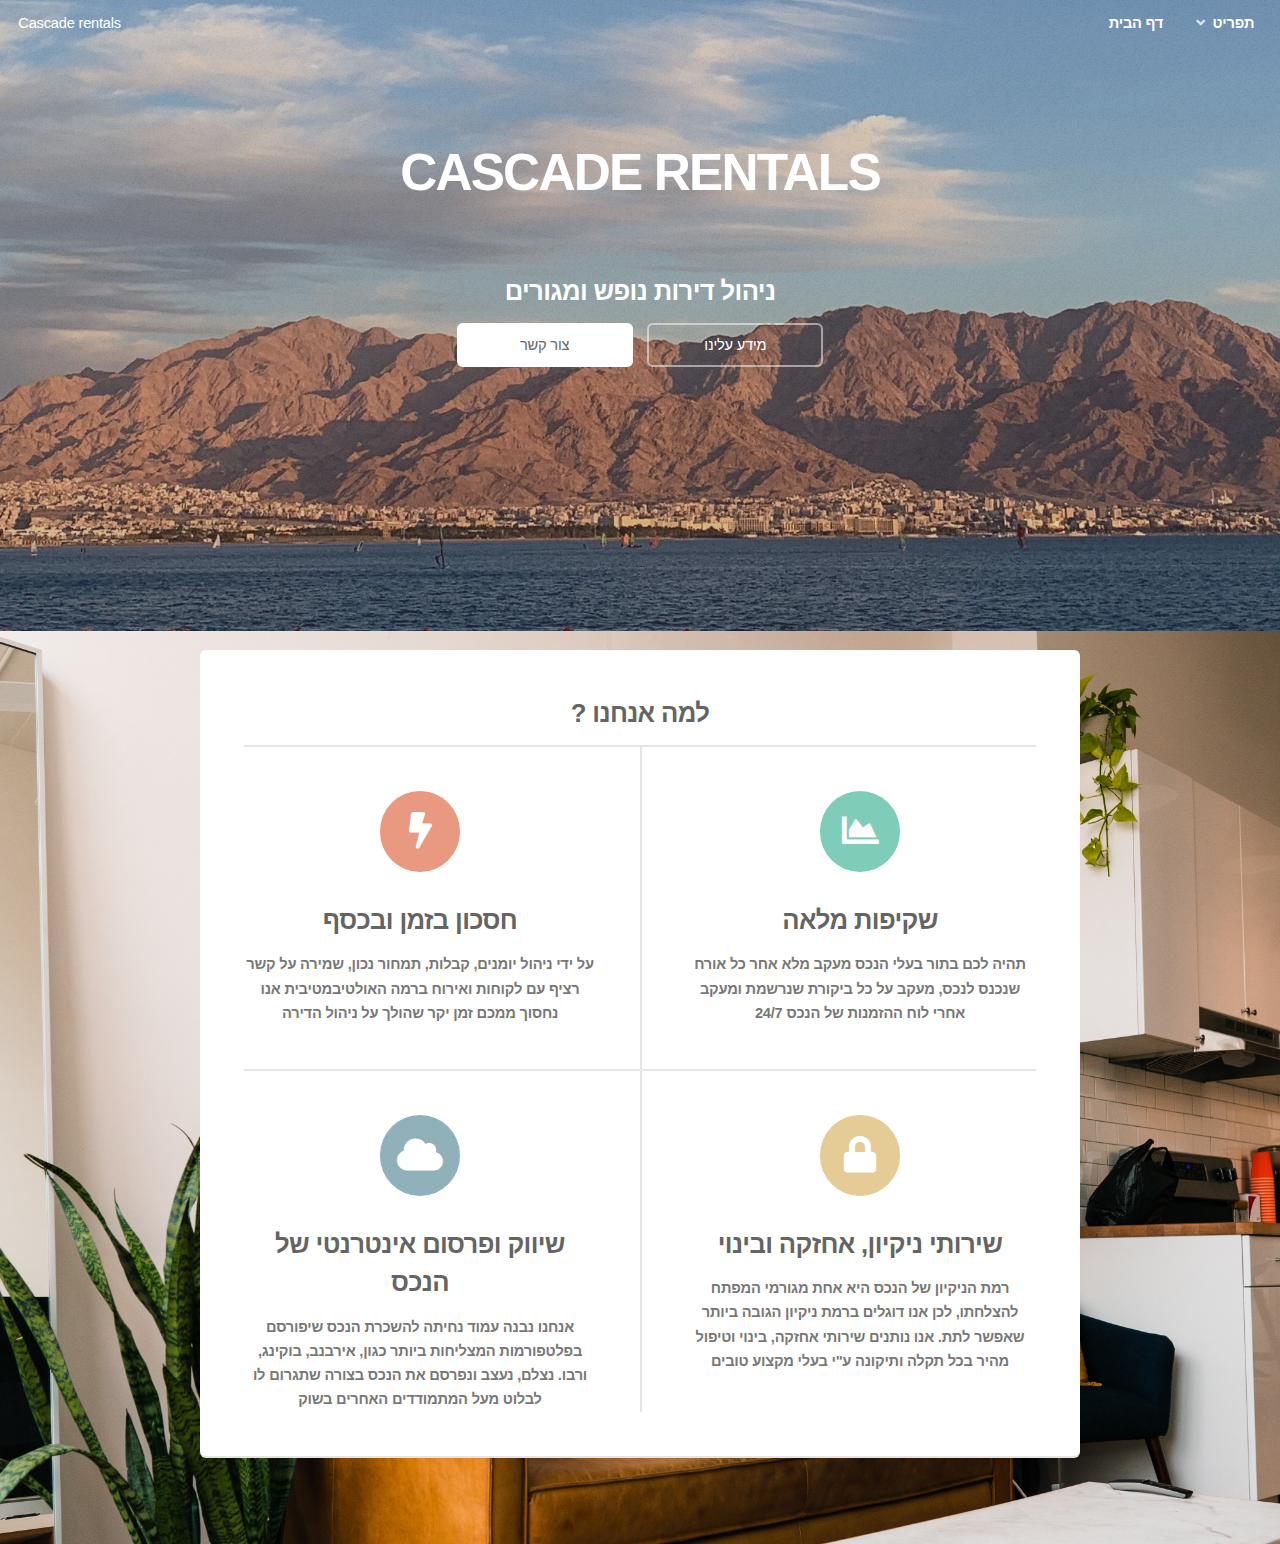
<file: index.html>
<!DOCTYPE html>
<!--
	shaybi protfolio for bnb business
	shay bitton | shaybi.office@gmail.com
-->
<html>
  <head>
    <title>Cascade rentals</title>
    <meta charset="utf-8" />
    <meta
      name="viewport"
      content="width=device-width, initial-scale=1, user-scalable=no"
    />
    <link rel="stylesheet" href="assets/css/main.css" />
  </head>
  <body class="landing is-preload">
    <div id="page-wrapper">
      <!-- Header -->
      <header id="header" class="alt">
        <h1><a href="index.html">Cascade rentals</a></h1>
        <nav id="nav">
          <ul>
            <li><a href="index.html">דף הבית</a></li>
            <li>
              <a href="#" class="icon solid fa-angle-down">תפריט</a>
              <ul>
                <li><a href="generic.html">מידע עלינו</a></li>
                <li><a href="elements.html">שירותים</a></li>
                <li><a href="contact.html">צור קשר</a></li>
              </ul>
            </li>
          </ul>
        </nav>
      </header>

      <!-- Banner -->
      <section id="banner">
        <h2>CASCADE RENTALS<style>
          h2{
            font-weight: bolder;
          }
        </style></h2>
        <br />
        <br />
        <h3>ניהול דירות נופש ומגורים
          <style>
            h3{
              font-weight: bolder;
            }
          </style></h2>
        </h3>
        <ul class="actions special">
          <li><a href="contact.html" class="button primary">צור קשר</a></li>
          <li><a href="generic.html" class="button">מידע עלינו</a></li>
        </ul>
      </section>

      <!-- Main -->
      <style>
        body {
          background-image: url(images/home2.jpg);
          background-size: cover;
          
        }
      </style>
    

      <section id="main" class="container">
        <section>
          <h2>
            <br />
            <br />
            <br />
          </h2>
        </section>
        <section class="box special features">
          <h3>
            ? למה אנחנו
            <style>
              body {
                font-weight: bolder;
              }
            </style>
          </h3>
          <div class="features-row">
            <section>
              <span class="icon solid major fa-bolt accent2"></span>
              <h3>חסכון בזמן ובכסף</h3>
              <p>
                על ידי ניהול יומנים, קבלות, תמחור נכון, שמירה על קשר רציף עם
                לקוחות ואירוח ברמה האולטיבמטיבית אנו נחסוך ממכם זמן יקר שהולך על
                ניהול הדירה
              </p>
            </section>
            <section>
              <span class="icon solid major fa-chart-area accent3"></span>
              <h3>שקיפות מלאה</h3>
              <p>
                תהיה לכם בתור בעלי הנכס מעקב מלא אחר כל אורח שנכנס לנכס, מעקב על
                כל ביקורת שנרשמת ומעקב אחרי לוח ההזמנות של הנכס 24/7
              </p>
            </section>
          </div>
          <div class="features-row">
            <section>
              <span class="icon solid major fa-cloud accent4"></span>
              <h3>שיווק ופרסום אינטרנטי של הנכס</h3>
              <p>
                אנחנו נבנה עמוד נחיתה להשכרת הנכס שיפורסם בפלטפורמות המצליחות
                ביותר כגון, אירבנב, בוקינג, ורבו. נצלם, נעצב ונפרסם את הנכס
                בצורה שתגרום לו לבלוט מעל המתמודדים האחרים בשוק
              </p>
            </section>
            <section>
              <span class="icon solid major fa-lock accent5"></span>
              <h3>שירותי ניקיון, אחזקה ובינוי</h3>
              <p>
                רמת הניקיון של הנכס היא אחת מגורמי המפתח להצלחתו, לכן אנו דוגלים
                ברמת ניקיון הגובה ביותר שאפשר לתת. אנו נותנים שירותי אחזקה,
                בינוי וטיפול מהיר בכל תקלה ותיקונה ע"י בעלי מקצוע טובים
              </p>
            </section>
          </div>
        </section>
        <script src="https://apps.elfsight.com/p/platform.js" defer></script>
        <div class="elfsight-app-37256d6e-c8f3-4c74-93ed-dad72045c968"></div>
      </section>
    </div>

    <!-- Scripts -->
    <script src="assets/js/jquery.min.js"></script>
    <script src="assets/js/jquery.dropotron.min.js"></script>
    <script src="assets/js/jquery.scrollex.min.js"></script>
    <script src="assets/js/browser.min.js"></script>
    <script src="assets/js/breakpoints.min.js"></script>
    <script src="assets/js/util.js"></script>
    <script src="assets/js/main.js"></script>
  </body>
</html>
</file>
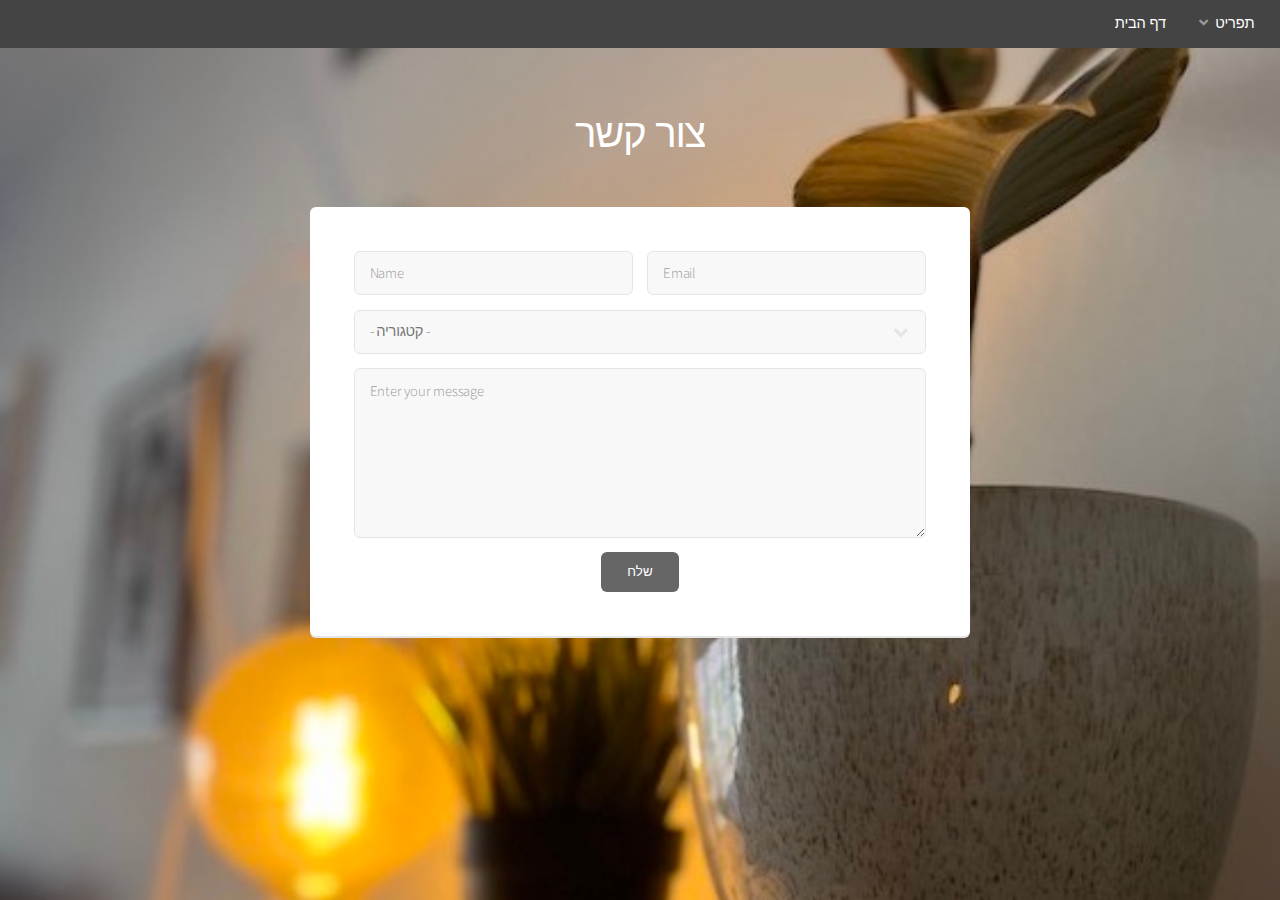
<file: contact.html>
<!DOCTYPE html>
<html>
  <head>
    <title>צור קשר - Cascade Rentals</title>
    <meta charset="utf-8" />
    <meta
      name="viewport"
      content="width=device-width, initial-scale=1, user-scalable=no"
    />
    <link rel="stylesheet" href="assets/css/main.css" />
  </head>
  <body class="is-preload">
    <div id="page-wrapper">
      <!-- Header -->
      <header id="header">
        <nav id="nav">
          <ul>
            <li><a href="index.html">דף הבית</a></li>
            <li>
              <a href="#" class="icon solid fa-angle-down">תפריט</a>
              <ul>
                <li><a href="generic.html"> מידע עלינו</a></li>
                <li><a href="elements.html">שירותים</a></li>
                <li><a href="contact.html">צור קשר</a></li>
              </ul>
            </li>
          </ul>
        </nav>
      </header>

      <!-- Main -->
      <section id="main" class="container medium">
        <header>
          <style>
            h2 {
              color: white;
              text-shadow: 40%;
            }
          </style>
          <h2>צור קשר</h2>
        </header>
        <div class="box">
          <div class="row gtr-50 gtr-uniform">
            <div class="col-6 col-12-mobilep">
              <input type="text" name="name" id="name" placeholder="Name" />
            </div>
            <div class="col-6 col-12-mobilep">
              <input type="email" name="email" id="email" placeholder="Email" />
            </div>
            <div class="col-12">
              <select name="category" id="category">
                <option value="">- קטגוריה -</option>
                <option value="השכרות יומיות">השכרות יומיות</option>
                <option value="השכרות חודשיות">השכרות חודשיות</option>
                <option value="עיצוב ובינוי">עיצוב ובינוי</option>
                <option value="ייעוץ">ייעוץ</option>
              </select>
            </div>
            <div class="col-12">
              <textarea
                name="message"
                id="message"
                placeholder="Enter your message"
                rows="6"
              ></textarea>
            </div>
            <div class="col-12">
              <ul class="actions special">
                <li>
                  <button class="form-button" onclick="sendEmail()">שלח</button>
                </li>
              </ul>
            </div>
          </div>
        </div>
      </section>
    </div>
  </body>
  <style>
    body {
      background-image: url(images/flower1.jpeg);
      background-size: cover;
    }
  </style>

  <!-- Scripts -->
  <script src="https://smtpjs.com/v3/smtp.js"></script>
  <script>
    // const apiKey =
    // "A739164211BBC76755354B51ACD71C5BE2B17CD5E8F912712D1FD3F0005E11C6CE771C756AA639B67D37639A40BAA3C7";
    const SMTPConfig = {
      Host: "smtp.elasticemail.com",
      Username: "shaybi.office@gmail.com",
      Password: "87FAB5A2FE858CA3646A00765013E77676C5",
      // server: "smtp.elasticemail.com",
      // port: "2525",
    };

    function sendEmail() {
      const name = document.getElementById("name").value;
      const email = document.getElementById("email").value;

      const emailDetails = {
        To: "shaybi.office@gmail.com",
        From: SMTPConfig.Username,
        Subject: `Cascade rentals - ${
          document.getElementById("category").value
        }`,
        Body: `
        <div style="display: block; direction: ltr">
        <h3>A new email from: ${name}</h3>
        <p>Email: ${email}</p>
        <p>Message:</p>
        <p>${document.getElementById("message").value}</p>
        </div>
        `,
      };

      Email.send({
        ...SMTPConfig,
        ...emailDetails,
      }).then((message) => alert(message));
    }
  </script>
  <script src="assets/js/jquery.min.js"></script>
  <script src="assets/js/jquery.dropotron.min.js"></script>
  <script src="assets/js/jquery.scrollex.min.js"></script>
  <script src="assets/js/browser.min.js"></script>
  <script src="assets/js/breakpoints.min.js"></script>
  <script src="assets/js/util.js"></script>
  <script src="assets/js/main.js"></script>
</html>
</file>
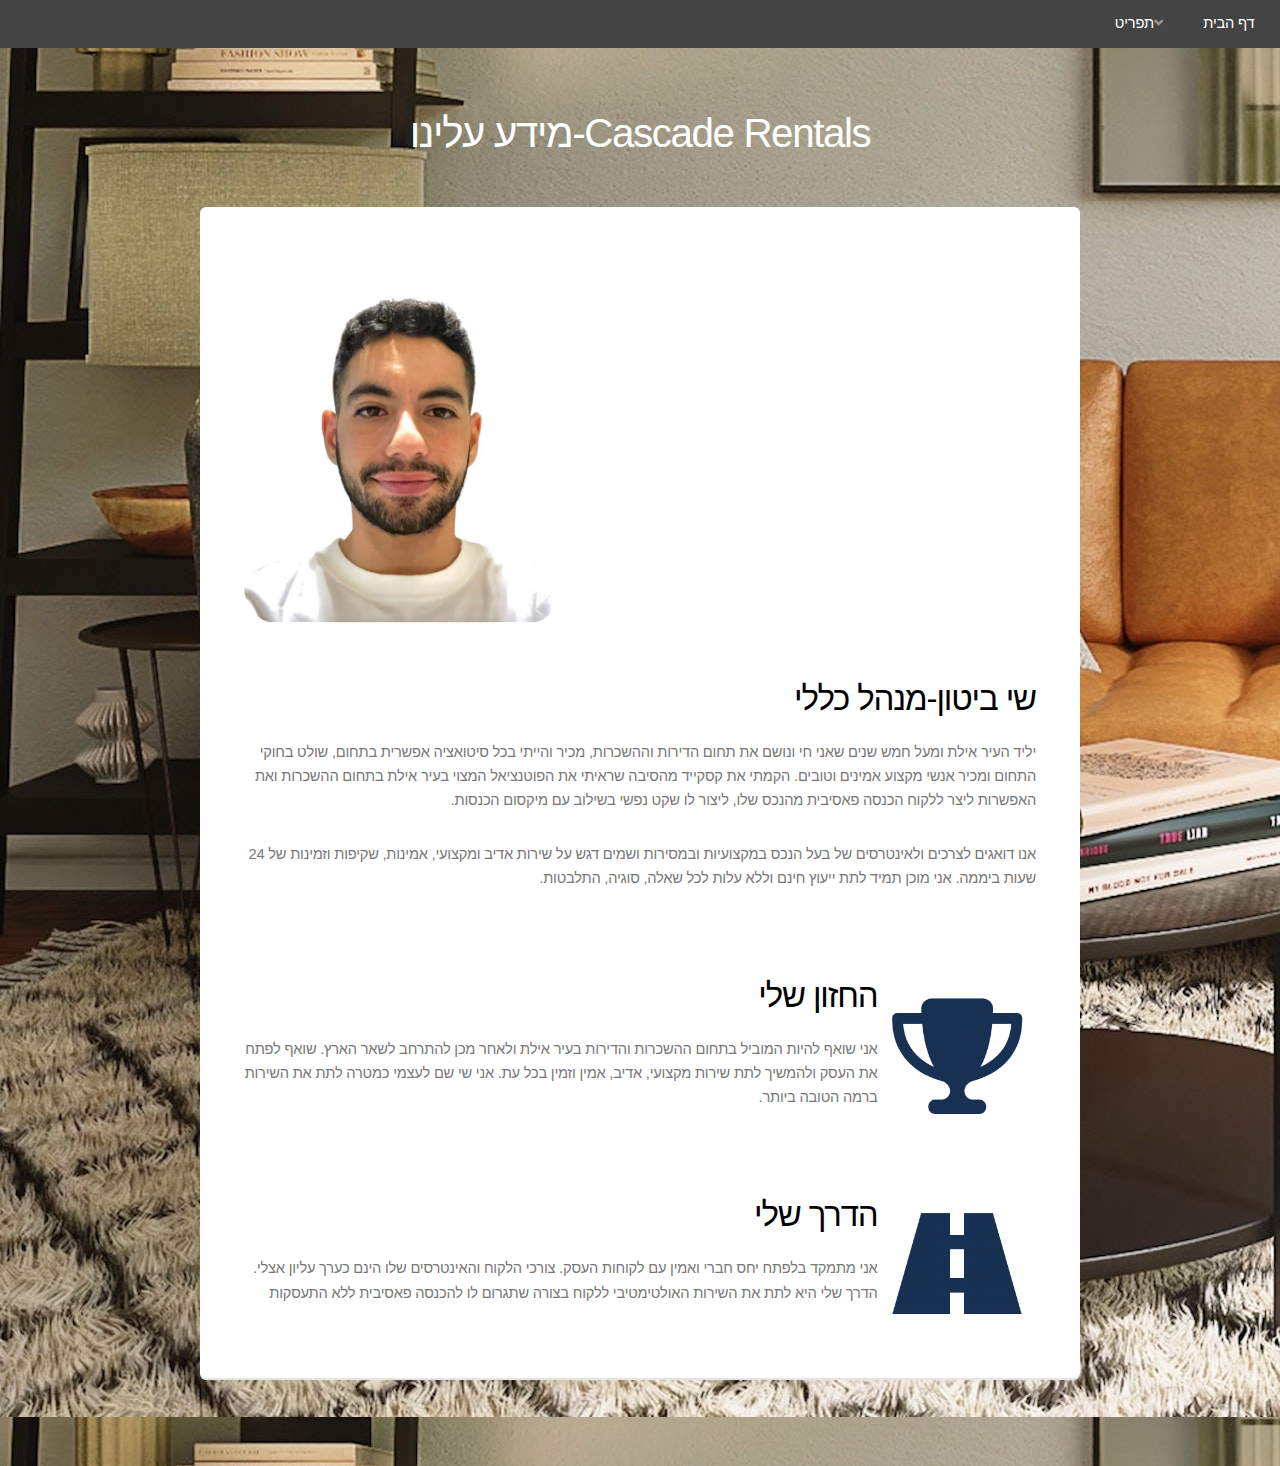
<file: generic.html>
<!DOCTYPE html>
<html>
  <head>
    <title>מידע עלינו - Cascade rentals</title>

    <meta charset="utf-8" />
    <meta
      name="viewport"
      content="width=device-width, initial-scale=1, user-scalable=no"
    />
    <link rel="stylesheet" href="assets/css/main.css" />
  </head>
  <body class="is-preload">
    <div id="page-wrapper" class="shay">
      <!-- Header -->
      <header id="header">
        <h1><a href="index.html"></a></h1>
        <nav id="nav">
          <ul>
            <li><a href="index.html">דף הבית</a></li>
            <li>
              <a href="#" class="icon solid fa-angle-down">תפריט</a>
              <ul>
                <li><a href="generic.html">מידע עלינו</a></li>
                <li><a href="elements.html">שירותים</a></li>
                <li><a href="contact.html">צור קשר</a></li>
              </ul>
            </li>
          </ul>
        </nav>
      </header>

      <!-- Main -->
      <style>
        body {
          background-image: url(images/home3.jpg);
        }
      </style>
      <section id="main" class="container">
        <header>
          <style>
            h2 {
              color: white;
              font-weight: bolder;
            }
          </style>
          <h2>Cascade Rentals-מידע עלינו</h2>
        </header>

        <section

          class="box"
          style="display: flex; flex-direction: column; gap: 3.5em"
        >
		<div>
			<img
			  src="images/shayp.jpg"
			  alt=""
			  style="width: 40%; height: auto; border-radius: 10%; float: left;"
			/>
		  </div>
          <div class="info-row">
            <div class="info-row-text">
              <h2>שי ביטון-מנהל כללי</h2>
              <p>
                יליד העיר אילת ומעל חמש שנים שאני חי ונושם את תחום הדירות
                וההשכרות, מכיר והייתי בכל סיטואציה אפשרית בתחום, שולט בחוקי
                התחום ומכיר אנשי מקצוע אמינים וטובים. הקמתי את קסקייד מהסיבה
                שראיתי את הפוטנציאל המצוי בעיר אילת בתחום ההשכרות ואת האפשרות
                ליצר ללקוח הכנסה פאסיבית מהנכס שלו, ליצור לו שקט נפשי בשילוב עם
                מיקסום הכנסות.
              </p>
              <p>
                אנו דואגים לצרכים ולאינטרסים של בעל הנכס במקצועיות ובמסירות
                ושמים דגש על שירות אדיב ומקצועי, אמינות, שקיפות וזמינות של 24
                שעות ביממה. אני מוכן תמיד לתת ייעוץ חינם וללא עלות לכל שאלה,
                סוגיה, התלבטות.
              </p>
            </div>
            
          </div>
          <div class="info-row">
            <img src="images/trophy.png" alt="" />
            <div class="info-row-text">
              <h2>החזון שלי</h2>
              <p>
                אני שואף להיות המוביל בתחום ההשכרות והדירות בעיר אילת ולאחר מכן
                להתרחב לשאר הארץ. שואף לפתח את העסק ולהמשיך לתת שירות מקצועי,
                אדיב, אמין וזמין בכל עת. אני שי שם לעצמי כמטרה לתת את השירות
                ברמה הטובה ביותר.
              </p>
            </div>
          </div>
          <div class="info-row">
            <img src="images/road.png" alt="" />
            <div class="info-row-text">
              <h2>הדרך שלי</h2>
              <p>
                אני מתמקד בלפתח יחס חברי ואמין עם לקוחות העסק. צורכי הלקוח
                והאינטרסים שלו הינם כערך עליון אצלי. הדרך שלי היא לתת את השירות
                האולטימטיבי ללקוח בצורה שתגרום לו להכנסה פאסיבית ללא התעסקות
              </p>
            </div>
          </div>
        </section>
      </section>
    </div>
    <!-- Scripts -->
    <script src="assets/js/jquery.min.js"></script>
    <script src="assets/js/jquery.dropotron.min.js"></script>
    <script src="assets/js/jquery.scrollex.min.js"></script>
    <script src="assets/js/browser.min.js"></script>
    <script src="assets/js/breakpoints.min.js"></script>
    <script src="assets/js/util.js"></script>
    <script src="assets/js/main.js"></script>
  </body>
</html>
</file>
<file: assets/css/main.css>
@import url("fontawesome-all.min.css");
@import url("https://fonts.googleapis.com/css?family=Source+Sans+Pro:300,400,300italic,400italic");

/* Reset */

/* Based on meyerweb.com/eric/tools/css/reset (v2.0 | 20110126 | License: public domain) */

html,
body,
div,
span,
applet,
object,
iframe,
h1,
h2,
h3,
h4,
h5,
h6,
p,
blockquote,
pre,
a,
abbr,
acronym,
address,
big,
cite,
code,
del,
dfn,
em,
img,
ins,
kbd,
q,
s,
samp,
small,
strike,
strong,
sub,
sup,
tt,
var,
b,
u,
i,
center,
dl,
dt,
dd,
ol,
ul,
li,
fieldset,
form,
label,
legend,
table,
caption,
tbody,
tfoot,
thead,
tr,
th,
td,
article,
aside,
canvas,
details,
embed,
figure,
figcaption,
footer,
header,
hgroup,
menu,
nav,
output,
ruby,
section,
summary,
time,
mark,
audio,
video {
  margin: 0;
  padding: 0;
  border: 0;
  font-size: 100%;
  font: inherit;
  vertical-align: baseline;
}

article,
aside,
details,
figcaption,
figure,
footer,
header,
hgroup,
menu,
nav,
section {
  display: block;
}

body {
  line-height: 1;
}

ol,
ul {
  list-style: none;
}

blockquote,
q {
  quotes: none;
}

blockquote:before,
blockquote:after,
q:before,
q:after {
  content: "";
  content: none;
}

table {
  border-collapse: collapse;
  border-spacing: 0;
}

body {
  -webkit-text-size-adjust: none;
}

mark {
  background-color: transparent;
  color: inherit;
}

input::-moz-focus-inner {
  border: 0;
  padding: 0;
}
/*things i added*/
.shay {
  direction: rtl;
}

input,
select,
textarea {
  -moz-appearance: none;
  -webkit-appearance: none;
  -ms-appearance: none;
  appearance: none;
}

/* Basic */

@-ms-viewport {
  width: device-width;
}

body {
  -ms-overflow-style: scrollbar;
}

@media screen and (max-width: 480px) {
  html,
  body {
    min-width: 320px;
  }
}

html {
  box-sizing: border-box;
}

*,
*:before,
*:after {
  box-sizing: inherit;
}

body {
  background: #f5f5f5;
}

body,
input,
select,
textarea {
  color: #777;
  font-family: "Source Sans Pro", sans-serif;
  font-size: 16pt;
  font-weight: 300;
  line-height: 1.65em;
  letter-spacing: -0.015em;
}

a {
  -moz-transition: color 0.2s ease-in-out, border-bottom-color 0.2s ease-in-out;
  -webkit-transition: color 0.2s ease-in-out,
    border-bottom-color 0.2s ease-in-out;
  -ms-transition: color 0.2s ease-in-out, border-bottom-color 0.2s ease-in-out;
  transition: color 0.2s ease-in-out, border-bottom-color 0.2s ease-in-out;
  border-bottom: dotted 1px;
  color: #e89980;
  text-decoration: none;
}

a:hover {
  border-bottom-color: transparent;
}

strong,
b {
  color: #646464;
  font-weight: 400;
}

em,
i {
  font-style: italic;
}

p {
  margin: 0 0 2em 0;
}

h1,
h2,
h3,
h4,
h5,
h6 {
  color: #646464;
  font-weight: 300;
  line-height: 1em;
  margin: 0 0 0.5em 0;
}

h1 a,
h2 a,
h3 a,
h4 a,
h5 a,
h6 a {
  color: inherit;
  text-decoration: none;
}

h2 {
  font-size: 2.25em;
  line-height: 1.5em;
  letter-spacing: -0.035em;
}

h3 {
  font-size: 1.75em;
  line-height: 1.5em;
  letter-spacing: -0.025em;
}

h4 {
  font-size: 1.1em;
  line-height: 1.5em;
  letter-spacing: 0;
}

h5 {
  font-size: 0.9em;
  line-height: 1.5em;
  letter-spacing: 0;
}

h6 {
  font-size: 0.7em;
  line-height: 1.5em;
  letter-spacing: 0;
}

sub {
  font-size: 0.8em;
  position: relative;
  top: 0.5em;
}

sup {
  font-size: 0.8em;
  position: relative;
  top: -0.5em;
}

hr {
  border: 0;
  border-bottom: solid 2px #e5e5e5;
  margin: 2em 0;
}

hr.major {
  margin: 3em 0;
}

blockquote {
  border-left: solid 4px #e5e5e5;
  font-style: italic;
  margin: 0 0 2em 0;
  padding: 0.5em 0 0.5em 2em;
}

pre {
  -webkit-overflow-scrolling: touch;
  background: #f8f8f8;
  border-radius: 6px;
  border: solid 1px #e5e5e5;
  font-family: monospace;
  font-size: 0.9em;
  line-height: 1.75em;
  margin: 0 0 2em 0;
  overflow-x: auto;
  padding: 1em 1.5em;
}

code {
  background: #f8f8f8;
  border-radius: 6px;
  border: solid 1px #e5e5e5;
  font-family: monospace;
  font-size: 0.9em;
  margin: 0 0.25em;
  padding: 0.25em 0.65em;
}

.align-left {
  text-align: left;
}

.align-center {
  text-align: center;
}

.align-right {
  text-align: right;
}
/* things i add */
.fa-solid fa-trophy


/* Row */

.row {
  display: flex;
  flex-wrap: wrap;
  box-sizing: border-box;
  align-items: stretch;
}

.row > * {
  box-sizing: border-box;
}

.row.gtr-uniform > * > :last-child {
  margin-bottom: 0;
}

.row.aln-left {
  justify-content: flex-start;
}

.row.aln-center {
  justify-content: center;
}

.row.aln-right {
  justify-content: flex-end;
}

.row.aln-top {
  align-items: flex-start;
}

.row.aln-middle {
  align-items: center;
}

.row.aln-bottom {
  align-items: flex-end;
}

.row > .imp {
  order: -1;
}

.row > .col-1 {
  width: 8.33333%;
}

.row > .off-1 {
  margin-left: 8.33333%;
}

.row > .col-2 {
  width: 16.66667%;
}

.row > .off-2 {
  margin-left: 16.66667%;
}

.row > .col-3 {
  width: 25%;
}

.row > .off-3 {
  margin-left: 25%;
}

.row > .col-4 {
  width: 33.33333%;
}

.row > .off-4 {
  margin-left: 33.33333%;
}

.row > .col-5 {
  width: 41.66667%;
}

.row > .off-5 {
  margin-left: 41.66667%;
}

.row > .col-6 {
  width: 50%;
}

.row > .off-6 {
  margin-left: 50%;
}

.row > .col-7 {
  width: 58.33333%;
}

.row > .off-7 {
  margin-left: 58.33333%;
}

.row > .col-8 {
  width: 66.66667%;
}

.row > .off-8 {
  margin-left: 66.66667%;
}

.row > .col-9 {
  width: 75%;
}

.row > .off-9 {
  margin-left: 75%;
}

.row > .col-10 {
  width: 83.33333%;
}

.row > .off-10 {
  margin-left: 83.33333%;
}

.row > .col-11 {
  width: 91.66667%;
}

.row > .off-11 {
  margin-left: 91.66667%;
}

.row > .col-12 {
  width: 100%;
}

.row > .off-12 {
  margin-left: 100%;
}

.row.gtr-0 {
  margin-top: 0;
  margin-left: 0em;
}

.row.gtr-0 > * {
  padding: 0 0 0 0em;
}

.row.gtr-0.gtr-uniform {
  margin-top: 0em;
}

.row.gtr-0.gtr-uniform > * {
  padding-top: 0em;
}

.row.gtr-25 {
  margin-top: 0;
  margin-left: -0.5em;
}

.row.gtr-25 > * {
  padding: 0 0 0 0.5em;
}

.row.gtr-25.gtr-uniform {
  margin-top: -0.5em;
}

.row.gtr-25.gtr-uniform > * {
  padding-top: 0.5em;
}

.row.gtr-50 {
  margin-top: 0;
  margin-left: -1em;
}

.row.gtr-50 > * {
  padding: 0 0 0 1em;
}

.row.gtr-50.gtr-uniform {
  margin-top: -1em;
}

.row.gtr-50.gtr-uniform > * {
  padding-top: 1em;
}

.row {
  margin-top: 0;
  margin-left: -2em;
}

.row > * {
  padding: 0 0 0 2em;
}

.row.gtr-uniform {
  margin-top: -2em;
}

.row.gtr-uniform > * {
  padding-top: 2em;
}

.row.gtr-150 {
  margin-top: 0;
  margin-left: -3em;
}

.row.gtr-150 > * {
  padding: 0 0 0 3em;
}

.row.gtr-150.gtr-uniform {
  margin-top: -3em;
}

.row.gtr-150.gtr-uniform > * {
  padding-top: 3em;
}

.row.gtr-200 {
  margin-top: 0;
  margin-left: -4em;
}

.row.gtr-200 > * {
  padding: 0 0 0 4em;
}

.row.gtr-200.gtr-uniform {
  margin-top: -4em;
}

.row.gtr-200.gtr-uniform > * {
  padding-top: 4em;
}

@media screen and (max-width: 1680px) {
  .row {
    display: flex;
    flex-wrap: wrap;
    box-sizing: border-box;
    align-items: stretch;
  }

  .row > * {
    box-sizing: border-box;
  }

  .row.gtr-uniform > * > :last-child {
    margin-bottom: 0;
  }

  .row.aln-left {
    justify-content: flex-start;
  }

  .row.aln-center {
    justify-content: center;
  }

  .row.aln-right {
    justify-content: flex-end;
  }

  .row.aln-top {
    align-items: flex-start;
  }

  .row.aln-middle {
    align-items: center;
  }

  .row.aln-bottom {
    align-items: flex-end;
  }

  .row > .imp-wide {
    order: -1;
  }

  .row > .col-1-wide {
    width: 8.33333%;
  }

  .row > .off-1-wide {
    margin-left: 8.33333%;
  }

  .row > .col-2-wide {
    width: 16.66667%;
  }

  .row > .off-2-wide {
    margin-left: 16.66667%;
  }

  .row > .col-3-wide {
    width: 25%;
  }

  .row > .off-3-wide {
    margin-left: 25%;
  }

  .row > .col-4-wide {
    width: 33.33333%;
  }

  .row > .off-4-wide {
    margin-left: 33.33333%;
  }

  .row > .col-5-wide {
    width: 41.66667%;
  }

  .row > .off-5-wide {
    margin-left: 41.66667%;
  }

  .row > .col-6-wide {
    width: 50%;
  }

  .row > .off-6-wide {
    margin-left: 50%;
  }

  .row > .col-7-wide {
    width: 58.33333%;
  }

  .row > .off-7-wide {
    margin-left: 58.33333%;
  }

  .row > .col-8-wide {
    width: 66.66667%;
  }

  .row > .off-8-wide {
    margin-left: 66.66667%;
  }

  .row > .col-9-wide {
    width: 75%;
  }

  .row > .off-9-wide {
    margin-left: 75%;
  }

  .row > .col-10-wide {
    width: 83.33333%;
  }

  .row > .off-10-wide {
    margin-left: 83.33333%;
  }

  .row > .col-11-wide {
    width: 91.66667%;
  }

  .row > .off-11-wide {
    margin-left: 91.66667%;
  }

  .row > .col-12-wide {
    width: 100%;
  }

  .row > .off-12-wide {
    margin-left: 100%;
  }

  .row.gtr-0 {
    margin-top: 0;
    margin-left: 0em;
  }

  .row.gtr-0 > * {
    padding: 0 0 0 0em;
  }

  .row.gtr-0.gtr-uniform {
    margin-top: 0em;
  }

  .row.gtr-0.gtr-uniform > * {
    padding-top: 0em;
  }

  .row.gtr-25 {
    margin-top: 0;
    margin-left: -0.5em;
  }

  .row.gtr-25 > * {
    padding: 0 0 0 0.5em;
  }

  .row.gtr-25.gtr-uniform {
    margin-top: -0.5em;
  }

  .row.gtr-25.gtr-uniform > * {
    padding-top: 0.5em;
  }

  .row.gtr-50 {
    margin-top: 0;
    margin-left: -1em;
  }

  .row.gtr-50 > * {
    padding: 0 0 0 1em;
  }

  .row.gtr-50.gtr-uniform {
    margin-top: -1em;
  }

  .row.gtr-50.gtr-uniform > * {
    padding-top: 1em;
  }

  .row {
    margin-top: 0;
    margin-left: -2em;
  }

  .row > * {
    padding: 0 0 0 2em;
  }

  .row.gtr-uniform {
    margin-top: -2em;
  }

  .row.gtr-uniform > * {
    padding-top: 2em;
  }

  .row.gtr-150 {
    margin-top: 0;
    margin-left: -3em;
  }

  .row.gtr-150 > * {
    padding: 0 0 0 3em;
  }

  .row.gtr-150.gtr-uniform {
    margin-top: -3em;
  }

  .row.gtr-150.gtr-uniform > * {
    padding-top: 3em;
  }

  .row.gtr-200 {
    margin-top: 0;
    margin-left: -4em;
  }

  .row.gtr-200 > * {
    padding: 0 0 0 4em;
  }

  .row.gtr-200.gtr-uniform {
    margin-top: -4em;
  }

  .row.gtr-200.gtr-uniform > * {
    padding-top: 4em;
  }
}

@media screen and (max-width: 1280px) {
  .row {
    display: flex;
    flex-wrap: wrap;
    box-sizing: border-box;
    align-items: stretch;
  }

  .row > * {
    box-sizing: border-box;
  }

  .row.gtr-uniform > * > :last-child {
    margin-bottom: 0;
  }

  .row.aln-left {
    justify-content: flex-start;
  }

  .row.aln-center {
    justify-content: center;
  }

  .row.aln-right {
    justify-content: flex-end;
  }

  .row.aln-top {
    align-items: flex-start;
  }

  .row.aln-middle {
    align-items: center;
  }

  .row.aln-bottom {
    align-items: flex-end;
  }

  .row > .imp-normal {
    order: -1;
  }

  .row > .col-1-normal {
    width: 8.33333%;
  }

  .row > .off-1-normal {
    margin-left: 8.33333%;
  }

  .row > .col-2-normal {
    width: 16.66667%;
  }

  .row > .off-2-normal {
    margin-left: 16.66667%;
  }

  .row > .col-3-normal {
    width: 25%;
  }

  .row > .off-3-normal {
    margin-left: 25%;
  }

  .row > .col-4-normal {
    width: 33.33333%;
  }

  .row > .off-4-normal {
    margin-left: 33.33333%;
  }

  .row > .col-5-normal {
    width: 41.66667%;
  }

  .row > .off-5-normal {
    margin-left: 41.66667%;
  }

  .row > .col-6-normal {
    width: 50%;
  }

  .row > .off-6-normal {
    margin-left: 50%;
  }

  .row > .col-7-normal {
    width: 58.33333%;
  }

  .row > .off-7-normal {
    margin-left: 58.33333%;
  }

  .row > .col-8-normal {
    width: 66.66667%;
  }

  .row > .off-8-normal {
    margin-left: 66.66667%;
  }

  .row > .col-9-normal {
    width: 75%;
  }

  .row > .off-9-normal {
    margin-left: 75%;
  }

  .row > .col-10-normal {
    width: 83.33333%;
  }

  .row > .off-10-normal {
    margin-left: 83.33333%;
  }

  .row > .col-11-normal {
    width: 91.66667%;
  }

  .row > .off-11-normal {
    margin-left: 91.66667%;
  }

  .row > .col-12-normal {
    width: 100%;
  }

  .row > .off-12-normal {
    margin-left: 100%;
  }

  .row.gtr-0 {
    margin-top: 0;
    margin-left: 0em;
  }

  .row.gtr-0 > * {
    padding: 0 0 0 0em;
  }

  .row.gtr-0.gtr-uniform {
    margin-top: 0em;
  }

  .row.gtr-0.gtr-uniform > * {
    padding-top: 0em;
  }

  .row.gtr-25 {
    margin-top: 0;
    margin-left: -0.5em;
  }

  .row.gtr-25 > * {
    padding: 0 0 0 0.5em;
  }

  .row.gtr-25.gtr-uniform {
    margin-top: -0.5em;
  }

  .row.gtr-25.gtr-uniform > * {
    padding-top: 0.5em;
  }

  .row.gtr-50 {
    margin-top: 0;
    margin-left: -1em;
  }

  .row.gtr-50 > * {
    padding: 0 0 0 1em;
  }

  .row.gtr-50.gtr-uniform {
    margin-top: -1em;
  }

  .row.gtr-50.gtr-uniform > * {
    padding-top: 1em;
  }

  .row {
    margin-top: 0;
    margin-left: -2em;
  }

  .row > * {
    padding: 0 0 0 2em;
  }

  .row.gtr-uniform {
    margin-top: -2em;
  }

  .row.gtr-uniform > * {
    padding-top: 2em;
  }

  .row.gtr-150 {
    margin-top: 0;
    margin-left: -3em;
  }

  .row.gtr-150 > * {
    padding: 0 0 0 3em;
  }

  .row.gtr-150.gtr-uniform {
    margin-top: -3em;
  }

  .row.gtr-150.gtr-uniform > * {
    padding-top: 3em;
  }

  .row.gtr-200 {
    margin-top: 0;
    margin-left: -4em;
  }

  .row.gtr-200 > * {
    padding: 0 0 0 4em;
  }

  .row.gtr-200.gtr-uniform {
    margin-top: -4em;
  }

  .row.gtr-200.gtr-uniform > * {
    padding-top: 4em;
  }
}

@media screen and (max-width: 980px) {
  .row {
    display: flex;
    flex-wrap: wrap;
    box-sizing: border-box;
    align-items: stretch;
  }

  .row > * {
    box-sizing: border-box;
  }

  .row.gtr-uniform > * > :last-child {
    margin-bottom: 0;
  }

  .row.aln-left {
    justify-content: flex-start;
  }

  .row.aln-center {
    justify-content: center;
  }

  .row.aln-right {
    justify-content: flex-end;
  }

  .row.aln-top {
    align-items: flex-start;
  }

  .row.aln-middle {
    align-items: center;
  }

  .row.aln-bottom {
    align-items: flex-end;
  }

  .row > .imp-narrow {
    order: -1;
  }

  .row > .col-1-narrow {
    width: 8.33333%;
  }

  .row > .off-1-narrow {
    margin-left: 8.33333%;
  }

  .row > .col-2-narrow {
    width: 16.66667%;
  }

  .row > .off-2-narrow {
    margin-left: 16.66667%;
  }

  .row > .col-3-narrow {
    width: 25%;
  }

  .row > .off-3-narrow {
    margin-left: 25%;
  }

  .row > .col-4-narrow {
    width: 33.33333%;
  }

  .row > .off-4-narrow {
    margin-left: 33.33333%;
  }

  .row > .col-5-narrow {
    width: 41.66667%;
  }

  .row > .off-5-narrow {
    margin-left: 41.66667%;
  }

  .row > .col-6-narrow {
    width: 50%;
  }

  .row > .off-6-narrow {
    margin-left: 50%;
  }

  .row > .col-7-narrow {
    width: 58.33333%;
  }

  .row > .off-7-narrow {
    margin-left: 58.33333%;
  }

  .row > .col-8-narrow {
    width: 66.66667%;
  }

  .row > .off-8-narrow {
    margin-left: 66.66667%;
  }

  .row > .col-9-narrow {
    width: 75%;
  }

  .row > .off-9-narrow {
    margin-left: 75%;
  }

  .row > .col-10-narrow {
    width: 83.33333%;
  }

  .row > .off-10-narrow {
    margin-left: 83.33333%;
  }

  .row > .col-11-narrow {
    width: 91.66667%;
  }

  .row > .off-11-narrow {
    margin-left: 91.66667%;
  }

  .row > .col-12-narrow {
    width: 100%;
  }

  .row > .off-12-narrow {
    margin-left: 100%;
  }

  .row.gtr-0 {
    margin-top: 0;
    margin-left: 0em;
  }

  .row.gtr-0 > * {
    padding: 0 0 0 0em;
  }

  .row.gtr-0.gtr-uniform {
    margin-top: 0em;
  }

  .row.gtr-0.gtr-uniform > * {
    padding-top: 0em;
  }

  .row.gtr-25 {
    margin-top: 0;
    margin-left: -0.5em;
  }

  .row.gtr-25 > * {
    padding: 0 0 0 0.5em;
  }

  .row.gtr-25.gtr-uniform {
    margin-top: -0.5em;
  }

  .row.gtr-25.gtr-uniform > * {
    padding-top: 0.5em;
  }

  .row.gtr-50 {
    margin-top: 0;
    margin-left: -1em;
  }

  .row.gtr-50 > * {
    padding: 0 0 0 1em;
  }

  .row.gtr-50.gtr-uniform {
    margin-top: -1em;
  }

  .row.gtr-50.gtr-uniform > * {
    padding-top: 1em;
  }

  .row {
    margin-top: 0;
    margin-left: -2em;
  }

  .row > * {
    padding: 0 0 0 2em;
  }

  .row.gtr-uniform {
    margin-top: -2em;
  }

  .row.gtr-uniform > * {
    padding-top: 2em;
  }

  .row.gtr-150 {
    margin-top: 0;
    margin-left: -3em;
  }

  .row.gtr-150 > * {
    padding: 0 0 0 3em;
  }

  .row.gtr-150.gtr-uniform {
    margin-top: -3em;
  }

  .row.gtr-150.gtr-uniform > * {
    padding-top: 3em;
  }

  .row.gtr-200 {
    margin-top: 0;
    margin-left: -4em;
  }

  .row.gtr-200 > * {
    padding: 0 0 0 4em;
  }

  .row.gtr-200.gtr-uniform {
    margin-top: -4em;
  }

  .row.gtr-200.gtr-uniform > * {
    padding-top: 4em;
  }
}

@media screen and (max-width: 840px) {
  .row {
    display: flex;
    flex-wrap: wrap;
    box-sizing: border-box;
    align-items: stretch;
  }

  .row > * {
    box-sizing: border-box;
  }

  .row.gtr-uniform > * > :last-child {
    margin-bottom: 0;
  }

  .row.aln-left {
    justify-content: flex-start;
  }

  .row.aln-center {
    justify-content: center;
  }

  .row.aln-right {
    justify-content: flex-end;
  }

  .row.aln-top {
    align-items: flex-start;
  }

  .row.aln-middle {
    align-items: center;
  }

  .row.aln-bottom {
    align-items: flex-end;
  }

  .row > .imp-narrower {
    order: -1;
  }

  .row > .col-1-narrower {
    width: 8.33333%;
  }

  .row > .off-1-narrower {
    margin-left: 8.33333%;
  }

  .row > .col-2-narrower {
    width: 16.66667%;
  }

  .row > .off-2-narrower {
    margin-left: 16.66667%;
  }

  .row > .col-3-narrower {
    width: 25%;
  }

  .row > .off-3-narrower {
    margin-left: 25%;
  }

  .row > .col-4-narrower {
    width: 33.33333%;
  }

  .row > .off-4-narrower {
    margin-left: 33.33333%;
  }

  .row > .col-5-narrower {
    width: 41.66667%;
  }

  .row > .off-5-narrower {
    margin-left: 41.66667%;
  }

  .row > .col-6-narrower {
    width: 50%;
  }

  .row > .off-6-narrower {
    margin-left: 50%;
  }

  .row > .col-7-narrower {
    width: 58.33333%;
  }

  .row > .off-7-narrower {
    margin-left: 58.33333%;
  }

  .row > .col-8-narrower {
    width: 66.66667%;
  }

  .row > .off-8-narrower {
    margin-left: 66.66667%;
  }

  .row > .col-9-narrower {
    width: 75%;
  }

  .row > .off-9-narrower {
    margin-left: 75%;
  }

  .row > .col-10-narrower {
    width: 83.33333%;
  }

  .row > .off-10-narrower {
    margin-left: 83.33333%;
  }

  .row > .col-11-narrower {
    width: 91.66667%;
  }

  .row > .off-11-narrower {
    margin-left: 91.66667%;
  }

  .row > .col-12-narrower {
    width: 100%;
  }

  .row > .off-12-narrower {
    margin-left: 100%;
  }

  .row.gtr-0 {
    margin-top: 0;
    margin-left: 0em;
  }

  .row.gtr-0 > * {
    padding: 0 0 0 0em;
  }

  .row.gtr-0.gtr-uniform {
    margin-top: 0em;
  }

  .row.gtr-0.gtr-uniform > * {
    padding-top: 0em;
  }

  .row.gtr-25 {
    margin-top: 0;
    margin-left: -0.5em;
  }

  .row.gtr-25 > * {
    padding: 0 0 0 0.5em;
  }

  .row.gtr-25.gtr-uniform {
    margin-top: -0.5em;
  }

  .row.gtr-25.gtr-uniform > * {
    padding-top: 0.5em;
  }

  .row.gtr-50 {
    margin-top: 0;
    margin-left: -1em;
  }

  .row.gtr-50 > * {
    padding: 0 0 0 1em;
  }

  .row.gtr-50.gtr-uniform {
    margin-top: -1em;
  }

  .row.gtr-50.gtr-uniform > * {
    padding-top: 1em;
  }

  .row {
    margin-top: 0;
    margin-left: -2em;
  }

  .row > * {
    padding: 0 0 0 2em;
  }

  .row.gtr-uniform {
    margin-top: -2em;
  }

  .row.gtr-uniform > * {
    padding-top: 2em;
  }

  .row.gtr-150 {
    margin-top: 0;
    margin-left: -3em;
  }

  .row.gtr-150 > * {
    padding: 0 0 0 3em;
  }

  .row.gtr-150.gtr-uniform {
    margin-top: -3em;
  }

  .row.gtr-150.gtr-uniform > * {
    padding-top: 3em;
  }

  .row.gtr-200 {
    margin-top: 0;
    margin-left: -4em;
  }

  .row.gtr-200 > * {
    padding: 0 0 0 4em;
  }

  .row.gtr-200.gtr-uniform {
    margin-top: -4em;
  }

  .row.gtr-200.gtr-uniform > * {
    padding-top: 4em;
  }
}

@media screen and (max-width: 736px) {
  .row {
    display: flex;
    flex-wrap: wrap;
    box-sizing: border-box;
    align-items: stretch;
  }

  .row > * {
    box-sizing: border-box;
  }

  .row.gtr-uniform > * > :last-child {
    margin-bottom: 0;
  }

  .row.aln-left {
    justify-content: flex-start;
  }

  .row.aln-center {
    justify-content: center;
  }

  .row.aln-right {
    justify-content: flex-end;
  }

  .row.aln-top {
    align-items: flex-start;
  }

  .row.aln-middle {
    align-items: center;
  }

  .row.aln-bottom {
    align-items: flex-end;
  }

  .row > .imp-mobile {
    order: -1;
  }

  .row > .col-1-mobile {
    width: 8.33333%;
  }

  .row > .off-1-mobile {
    margin-left: 8.33333%;
  }

  .row > .col-2-mobile {
    width: 16.66667%;
  }

  .row > .off-2-mobile {
    margin-left: 16.66667%;
  }

  .row > .col-3-mobile {
    width: 25%;
  }

  .row > .off-3-mobile {
    margin-left: 25%;
  }

  .row > .col-4-mobile {
    width: 33.33333%;
  }

  .row > .off-4-mobile {
    margin-left: 33.33333%;
  }

  .row > .col-5-mobile {
    width: 41.66667%;
  }

  .row > .off-5-mobile {
    margin-left: 41.66667%;
  }

  .row > .col-6-mobile {
    width: 50%;
  }

  .row > .off-6-mobile {
    margin-left: 50%;
  }

  .row > .col-7-mobile {
    width: 58.33333%;
  }

  .row > .off-7-mobile {
    margin-left: 58.33333%;
  }

  .row > .col-8-mobile {
    width: 66.66667%;
  }

  .row > .off-8-mobile {
    margin-left: 66.66667%;
  }

  .row > .col-9-mobile {
    width: 75%;
  }

  .row > .off-9-mobile {
    margin-left: 75%;
  }

  .row > .col-10-mobile {
    width: 83.33333%;
  }

  .row > .off-10-mobile {
    margin-left: 83.33333%;
  }

  .row > .col-11-mobile {
    width: 91.66667%;
  }

  .row > .off-11-mobile {
    margin-left: 91.66667%;
  }

  .row > .col-12-mobile {
    width: 100%;
  }

  .row > .off-12-mobile {
    margin-left: 100%;
  }

  .row.gtr-0 {
    margin-top: 0;
    margin-left: 0em;
  }

  .row.gtr-0 > * {
    padding: 0 0 0 0em;
  }

  .row.gtr-0.gtr-uniform {
    margin-top: 0em;
  }

  .row.gtr-0.gtr-uniform > * {
    padding-top: 0em;
  }

  .row.gtr-25 {
    margin-top: 0;
    margin-left: -0.5em;
  }

  .row.gtr-25 > * {
    padding: 0 0 0 0.5em;
  }

  .row.gtr-25.gtr-uniform {
    margin-top: -0.5em;
  }

  .row.gtr-25.gtr-uniform > * {
    padding-top: 0.5em;
  }

  .row.gtr-50 {
    margin-top: 0;
    margin-left: -1em;
  }

  .row.gtr-50 > * {
    padding: 0 0 0 1em;
  }

  .row.gtr-50.gtr-uniform {
    margin-top: -1em;
  }

  .row.gtr-50.gtr-uniform > * {
    padding-top: 1em;
  }

  .row {
    margin-top: 0;
    margin-left: -2em;
  }

  .row > * {
    padding: 0 0 0 2em;
  }

  .row.gtr-uniform {
    margin-top: -2em;
  }

  .row.gtr-uniform > * {
    padding-top: 2em;
  }

  .row.gtr-150 {
    margin-top: 0;
    margin-left: -3em;
  }

  .row.gtr-150 > * {
    padding: 0 0 0 3em;
  }

  .row.gtr-150.gtr-uniform {
    margin-top: -3em;
  }

  .row.gtr-150.gtr-uniform > * {
    padding-top: 3em;
  }

  .row.gtr-200 {
    margin-top: 0;
    margin-left: -4em;
  }

  .row.gtr-200 > * {
    padding: 0 0 0 4em;
  }

  .row.gtr-200.gtr-uniform {
    margin-top: -4em;
  }

  .row.gtr-200.gtr-uniform > * {
    padding-top: 4em;
  }
}

@media screen and (max-width: 480px) {
  .row {
    display: flex;
    flex-wrap: wrap;
    box-sizing: border-box;
    align-items: stretch;
  }

  .row > * {
    box-sizing: border-box;
  }

  .row.gtr-uniform > * > :last-child {
    margin-bottom: 0;
  }

  .row.aln-left {
    justify-content: flex-start;
  }

  .row.aln-center {
    justify-content: center;
  }

  .row.aln-right {
    justify-content: flex-end;
  }

  .row.aln-top {
    align-items: flex-start;
  }

  .row.aln-middle {
    align-items: center;
  }

  .row.aln-bottom {
    align-items: flex-end;
  }

  .row > .imp-mobilep {
    order: -1;
  }

  .row > .col-1-mobilep {
    width: 8.33333%;
  }

  .row > .off-1-mobilep {
    margin-left: 8.33333%;
  }

  .row > .col-2-mobilep {
    width: 16.66667%;
  }

  .row > .off-2-mobilep {
    margin-left: 16.66667%;
  }

  .row > .col-3-mobilep {
    width: 25%;
  }

  .row > .off-3-mobilep {
    margin-left: 25%;
  }

  .row > .col-4-mobilep {
    width: 33.33333%;
  }

  .row > .off-4-mobilep {
    margin-left: 33.33333%;
  }

  .row > .col-5-mobilep {
    width: 41.66667%;
  }

  .row > .off-5-mobilep {
    margin-left: 41.66667%;
  }

  .row > .col-6-mobilep {
    width: 50%;
  }

  .row > .off-6-mobilep {
    margin-left: 50%;
  }

  .row > .col-7-mobilep {
    width: 58.33333%;
  }

  .row > .off-7-mobilep {
    margin-left: 58.33333%;
  }

  .row > .col-8-mobilep {
    width: 66.66667%;
  }

  .row > .off-8-mobilep {
    margin-left: 66.66667%;
  }

  .row > .col-9-mobilep {
    width: 75%;
  }

  .row > .off-9-mobilep {
    margin-left: 75%;
  }

  .row > .col-10-mobilep {
    width: 83.33333%;
  }

  .row > .off-10-mobilep {
    margin-left: 83.33333%;
  }

  .row > .col-11-mobilep {
    width: 91.66667%;
  }

  .row > .off-11-mobilep {
    margin-left: 91.66667%;
  }

  .row > .col-12-mobilep {
    width: 100%;
  }

  .row > .off-12-mobilep {
    margin-left: 100%;
  }

  .row.gtr-0 {
    margin-top: 0;
    margin-left: 0em;
  }

  .row.gtr-0 > * {
    padding: 0 0 0 0em;
  }

  .row.gtr-0.gtr-uniform {
    margin-top: 0em;
  }

  .row.gtr-0.gtr-uniform > * {
    padding-top: 0em;
  }

  .row.gtr-25 {
    margin-top: 0;
    margin-left: -0.5em;
  }

  .row.gtr-25 > * {
    padding: 0 0 0 0.5em;
  }

  .row.gtr-25.gtr-uniform {
    margin-top: -0.5em;
  }

  .row.gtr-25.gtr-uniform > * {
    padding-top: 0.5em;
  }

  .row.gtr-50 {
    margin-top: 0;
    margin-left: -1em;
  }

  .row.gtr-50 > * {
    padding: 0 0 0 1em;
  }

  .row.gtr-50.gtr-uniform {
    margin-top: -1em;
  }

  .row.gtr-50.gtr-uniform > * {
    padding-top: 1em;
  }

  .row {
    margin-top: 0;
    margin-left: -2em;
  }

  .row > * {
    padding: 0 0 0 2em;
  }

  .row.gtr-uniform {
    margin-top: -2em;
  }

  .row.gtr-uniform > * {
    padding-top: 2em;
  }

  .row.gtr-150 {
    margin-top: 0;
    margin-left: -3em;
  }

  .row.gtr-150 > * {
    padding: 0 0 0 3em;
  }

  .row.gtr-150.gtr-uniform {
    margin-top: -3em;
  }

  .row.gtr-150.gtr-uniform > * {
    padding-top: 3em;
  }

  .row.gtr-200 {
    margin-top: 0;
    margin-left: -4em;
  }

  .row.gtr-200 > * {
    padding: 0 0 0 4em;
  }

  .row.gtr-200.gtr-uniform {
    margin-top: -4em;
  }

  .row.gtr-200.gtr-uniform > * {
    padding-top: 4em;
  }
}

/* Container */

.container {
  margin: 0 auto;
  max-width: calc(100% - 5em);
  width: 60em;
}

.container.xsmall {
  width: 15em;
}

.container.small {
  width: 30em;
}

.container.medium {
  width: 45em;
}

.container.large {
  width: 75em;
}

.container.xlarge {
  width: 90em;
}

.container.max {
  width: 100%;
}

@media screen and (max-width: 840px) {
  .container {
    width: 100% !important;
  }
}

@media screen and (max-width: 736px) {
  .container {
    max-width: 100%;
  }
}

/* Section/Article */

section.special,
article.special {
  text-align: center;
}

header p {
  color: #999;
  position: relative;
  margin: 0 0 1.5em 0;
  font-style: italic;
}

header h2 + p {
  font-size: 1.25em;
  margin-top: -1em;
  line-height: 1.5em;
}

header h3 + p {
  font-size: 1.1em;
  margin-top: -0.85em;
  line-height: 1.5em;
}

header h4 + p,
header h5 + p,
header h6 + p {
  font-size: 0.8em;
  margin-top: -0.5em;
  line-height: 1.5em;
}

header.major {
  padding: 1em 0;
  text-align: center;
}

header.major h2 {
  margin: 0;
}

header.major p {
  display: inline-block;
  border-top: solid 2px #e5e5e5;
  color: #777;
  margin: 1.5em 0 0 0;
  padding: 1.5em 0 0 0;
  font-style: normal;
}

/* Form */

form {
  margin: 0 0 2em 0;
}

label {
  color: #646464;
  display: block;
  font-size: 0.9em;
  font-weight: 300;
  margin: 0 0 1em 0;
}

input[type="text"],
input[type="password"],
input[type="email"],
select,
textarea {
  -moz-appearance: none;
  -webkit-appearance: none;
  -ms-appearance: none;
  appearance: none;
  background-color: #f8f8f8;
  border-radius: 6px;
  border: solid 1px #e5e5e5;
  color: inherit;
  display: block;
  outline: 0;
  padding: 0 1em;
  text-decoration: none;
  width: 100%;
}

input[type="text"]:invalid,
input[type="password"]:invalid,
input[type="email"]:invalid,
select:invalid,
textarea:invalid {
  box-shadow: none;
}

input[type="text"]:focus,
input[type="password"]:focus,
input[type="email"]:focus,
select:focus,
textarea:focus {
  border-color: #e89980;
  box-shadow: 0 0 0 2px #e89980;
}

select {
  background-image: url("data:image/svg+xml;charset=utf8,%3Csvg xmlns='http://www.w3.org/2000/svg' width='40' height='40' preserveAspectRatio='none' viewBox='0 0 40 40'%3E%3Cpath d='M9.4,12.3l10.4,10.4l10.4-10.4c0.2-0.2,0.5-0.4,0.9-0.4c0.3,0,0.6,0.1,0.9,0.4l3.3,3.3c0.2,0.2,0.4,0.5,0.4,0.9 c0,0.4-0.1,0.6-0.4,0.9L20.7,31.9c-0.2,0.2-0.5,0.4-0.9,0.4c-0.3,0-0.6-0.1-0.9-0.4L4.3,17.3c-0.2-0.2-0.4-0.5-0.4-0.9 c0-0.4,0.1-0.6,0.4-0.9l3.3-3.3c0.2-0.2,0.5-0.4,0.9-0.4S9.1,12.1,9.4,12.3z' fill='%23e5e5e5' /%3E%3C/svg%3E");
  background-size: 1.25em;
  background-repeat: no-repeat;
  background-position: calc(100% - 1em) center;
  height: 3em;
  padding-right: 3em;
  text-overflow: ellipsis;
}

select option {
  color: #777;
  background-color: #f5f5f5;
}

select:focus::-ms-value {
  background-color: transparent;
}

select::-ms-expand {
  display: none;
}

input[type="text"],
input[type="password"],
input[type="email"],
select {
  height: 3em;
}

textarea {
  padding: 0.75em 1em;
}

input[type="checkbox"],
input[type="radio"] {
  -moz-appearance: none;
  -webkit-appearance: none;
  -ms-appearance: none;
  appearance: none;
  display: block;
  float: left;
  margin-right: -2em;
  opacity: 0;
  width: 1em;
  z-index: -1;
}

input[type="checkbox"] + label,
input[type="radio"] + label {
  text-decoration: none;
  color: #777;
  cursor: pointer;
  display: inline-block;
  font-size: 1em;
  font-weight: 300;
  padding-left: 2.55em;
  padding-right: 0.75em;
  position: relative;
}

input[type="checkbox"] + label:before,
input[type="radio"] + label:before {
  -moz-osx-font-smoothing: grayscale;
  -webkit-font-smoothing: antialiased;
  display: inline-block;
  font-style: normal;
  font-variant: normal;
  text-rendering: auto;
  line-height: 1;
  text-transform: none !important;
  font-family: "Font Awesome 5 Free";
  font-weight: 900;
}

input[type="checkbox"] + label:before,
input[type="radio"] + label:before {
  background: #f8f8f8;
  border-radius: 6px;
  border: solid 1px #e5e5e5;
  content: "";
  display: inline-block;
  font-size: 0.8em;
  height: 2.25em;
  left: 0;
  line-height: 2.25em;
  position: absolute;
  text-align: center;
  top: 0;
  width: 2.25em;
}

input[type="checkbox"]:checked + label:before,
input[type="radio"]:checked + label:before {
  background: #666;
  border-color: #666;
  color: #ffffff;
  content: "\f00c";
}

input[type="checkbox"]:focus + label:before,
input[type="radio"]:focus + label:before {
  border-color: #e89980;
  box-shadow: 0 0 0 1px #e89980;
}

input[type="checkbox"] + label:before {
  border-radius: 6px;
}

input[type="radio"] + label:before {
  border-radius: 100%;
}

::-webkit-input-placeholder {
  color: #999 !important;
  opacity: 1;
}

:-moz-placeholder {
  color: #999 !important;
  opacity: 1;
}

::-moz-placeholder {
  color: #999 !important;
  opacity: 1;
}

:-ms-input-placeholder {
  color: #999 !important;
  opacity: 1;
}

/* Box */
.smallbox {
  font-size: small;
  font-weight: bolder;
  background: #fff;
  border-radius: 6px;
  box-shadow: 0 2px 0 0 #e5e5e5;
  margin: 0 0 2em 0;
  padding: 3px;
  -ms-flex-item-align: auto;
  align-items: center;
}

.box {
  background: #fff;
  border-radius: 6px;
  box-shadow: 0 2px 0 0 #e5e5e5;
  margin: 0 0 2em 0;
  padding: 3em;
}

.box > :last-child {
  margin-bottom: 0;
}

.box.alt {
  background: none !important;
  border-radius: 0 !important;
  box-shadow: none !important;
  margin: 0 0 2em 0;
  padding: 0 !important;
}

.box.features .features-row {
  border-top: solid 2px #e5e5e5;
  position: relative;
}

.box.features .features-row:after {
  clear: both;
  content: "";
  display: block;
}

.box.features .features-row section {
  float: left;
  padding: 3em;
  width: 50%;
}

.box.features .features-row section :last-child {
  margin-bottom: 0;
}

.box.features .features-row section:nth-child(2n) {
  padding-right: 0;
}

.box.features .features-row section:nth-child(2n):before {
  background: #e5e5e5;
  content: "";
  display: block;
  height: 100%;
  margin-left: -3em;
  position: absolute;
  top: 0;
  width: 2px;
}

.box.features .features-row section:nth-child(2n-1) {
  padding-left: 0;
}

.box.features .features-row:first-child {
  border-top: 0;
}

.box.features .features-row:first-child section {
  padding-top: 0;
}

.box.features .features-row:last-child {
  padding-bottom: 0;
}

.box.features .features-row:last-child section {
  padding-bottom: 0;
}

.box.special {
  text-align: center;
}

.box .image.featured {
  border-radius: 0;
  display: block;
  margin: 3em 0 3em -3em;
  position: relative;
  width: calc(100% + 6em);
}

.box .image.featured img {
  border-radius: 0;
  display: block;
  width: 100%;
}

.box .image.featured:first-child {
  border-radius: 6px 6px 0 0;
  margin-bottom: 3em;
  margin-top: -3em;
}

.box .image.featured:first-child img {
  border-radius: 6px 6px 0 0;
}

.box .image.featured:last-child {
  border-radius: 0 0 6px 6px;
  margin-bottom: -3em;
  margin-top: 3em;
}

.box .image.featured:last-child img {
  border-radius: 0 0 6px 6px;
}

/* Icon */

.icon {
  text-decoration: none;
  border-bottom: none;
  position: relative;
}

.icon:before {
  -moz-osx-font-smoothing: grayscale;
  -webkit-font-smoothing: antialiased;
  display: inline-block;
  font-style: normal;
  font-variant: normal;
  text-rendering: auto;
  line-height: 1;
  text-transform: none !important;
  font-family: "Font Awesome 5 Free";
  font-weight: 400;
}

.icon > .label {
  display: none;
}

.icon:before {
  line-height: inherit;
}

.icon.solid:before {
  font-weight: 900;
}

.icon.brands:before {
  font-family: "Font Awesome 5 Brands";
}

.icon.major {
  background: #666;
  border-radius: 100%;
  color: #ffffff;
  cursor: default;
  display: inline-block;
  height: 5.5em;
  line-height: 5.5em;
  margin: 0 0 2em 0;
  width: 5.5em;
}

.icon.major:before {
  font-size: 2.5em;
}

.icon.major.accent1 {
  background: #666;
  color: #ffffff;
}

.icon.major.accent2 {
  background: #e89980;
  color: #ffffff;
}

.icon.major.accent3 {
  background: #7fcdb8;
  color: #ffffff;
}

.icon.major.accent4 {
  background: #90b0ba;
  color: #ffffff;
}

.icon.major.accent5 {
  background: #e5cb95;
  color: #ffffff;
}

/* Image */

.image {
  border-radius: 6px;
  border: 0;
  display: inline-block;
  position: relative;
}

.image img {
  border-radius: 6px;
  display: block;
}

.image.left {
  float: left;
  padding: 0 1.5em 1em 0;
  top: 0.25em;
}

.image.right {
  float: right;
  padding: 0 0 1em 1.5em;
  top: 2em;
}

.image.fit {
  display: block;
  margin: 0 0 2em 0;
  width: 100%;
}

.image.fit img {
  display: block;
  width: 100%;
}

/* List */

ol {
  list-style: decimal;
  margin: 0 0 2em 0;
  padding-left: 1.25em;
}

ol li {
  padding-left: 0.25em;
}

ul {
  list-style: disc;
  margin: 0 0 2em 0;
  padding-left: 1em;
}

ul li {
  padding-left: 0.5em;
}

ul.alt {
  list-style: none;
  padding-left: 0;
}

ul.alt li {
  border-top: solid 1px #e5e5e5;
  padding: 0.5em 0;
}

ul.alt li:first-child {
  border-top: 0;
  padding-top: 0;
}

ul.icons {
  cursor: default;
  list-style: none;
  padding-left: 0;
}

ul.icons li {
  display: inline-block;
  padding: 0 1.25em 0 0;
}

ul.icons li:last-child {
  padding-right: 0;
}

ul.icons li .icon {
  color: inherit;
}

ul.icons li .icon:before {
  font-size: 1.75em;
}

dl {
  margin: 0 0 2em 0;
}

/* Actions */

ul.actions {
  display: -moz-flex;
  display: -webkit-flex;
  display: -ms-flex;
  display: flex;
  cursor: default;
  list-style: none;
  margin-left: -1em;
  padding-left: 0;
}

ul.actions li {
  padding: 0 0 0 1em;
  vertical-align: middle;
}

ul.actions.special {
  -moz-justify-content: center;
  -webkit-justify-content: center;
  -ms-justify-content: center;
  justify-content: center;
  width: 100%;
  margin-left: 0;
}

ul.actions.special li:first-child {
  padding-left: 0;
}

ul.actions.stacked {
  -moz-flex-direction: column;
  -webkit-flex-direction: column;
  -ms-flex-direction: column;
  flex-direction: column;
  margin-left: 0;
}

ul.actions.stacked li {
  padding: 1.3em 0 0 0;
}

ul.actions.stacked li:first-child {
  padding-top: 0;
}

ul.actions.fit {
  width: calc(100% + 1em);
}

ul.actions.fit li {
  -moz-flex-grow: 1;
  -webkit-flex-grow: 1;
  -ms-flex-grow: 1;
  flex-grow: 1;
  -moz-flex-shrink: 1;
  -webkit-flex-shrink: 1;
  -ms-flex-shrink: 1;
  flex-shrink: 1;
  width: 100%;
}

ul.actions.fit li > * {
  width: 100%;
}

ul.actions.fit.stacked {
  width: 100%;
}

@media screen and (max-width: 480px) {
  ul.actions:not(.fixed) {
    -moz-flex-direction: column;
    -webkit-flex-direction: column;
    -ms-flex-direction: column;
    flex-direction: column;
    margin-left: 0;
    width: 100% !important;
  }

  ul.actions:not(.fixed) li {
    -moz-flex-grow: 1;
    -webkit-flex-grow: 1;
    -ms-flex-grow: 1;
    flex-grow: 1;
    -moz-flex-shrink: 1;
    -webkit-flex-shrink: 1;
    -ms-flex-shrink: 1;
    flex-shrink: 1;
    padding: 1em 0 0 0;
    text-align: center;
    width: 100%;
  }

  ul.actions:not(.fixed) li > * {
    width: 100%;
  }

  ul.actions:not(.fixed) li:first-child {
    padding-top: 0;
  }

  ul.actions:not(.fixed) li input[type="submit"],
  ul.actions:not(.fixed) li input[type="reset"],
  ul.actions:not(.fixed) li input[type="button"],
  ul.actions:not(.fixed) li button,
  ul.actions:not(.fixed) li .button {
    width: 100%;
  }

  ul.actions:not(.fixed) li input[type="submit"].icon:before,
  ul.actions:not(.fixed) li input[type="reset"].icon:before,
  ul.actions:not(.fixed) li input[type="button"].icon:before,
  ul.actions:not(.fixed) li button.icon:before,
  ul.actions:not(.fixed) li .button.icon:before {
    margin-left: -0.5em;
  }
}

/* Table */

.table-wrapper {
  -webkit-overflow-scrolling: touch;
  overflow-x: auto;
}

table {
  margin: 0 0 2em 0;
  width: 100%;
}

table tbody tr {
  border: solid 1px #e5e5e5;
  border-left: 0;
  border-right: 0;
}

table tbody tr:nth-child(2n + 1) {
  background-color: #f8f8f8;
}

table td {
  padding: 0.75em 0.75em;
}

table th {
  color: #646464;
  font-size: 0.9em;
  font-weight: 300;
  padding: 0 0.75em 0.75em 0.75em;
  text-align: left;
}

table thead {
  border-bottom: solid 2px #e5e5e5;
}

table tfoot {
  border-top: solid 2px #e5e5e5;
}

table.alt {
  border-collapse: separate;
}

table.alt tbody tr td {
  border: solid 1px #e5e5e5;
  border-left-width: 0;
  border-top-width: 0;
}

table.alt tbody tr td:first-child {
  border-left-width: 1px;
}

table.alt tbody tr:first-child td {
  border-top-width: 1px;
}

table.alt thead {
  border-bottom: 0;
}

table.alt tfoot {
  border-top: 0;
}

/* Button */

input[type="submit"],
input[type="reset"],
input[type="button"],
.button {
  -moz-appearance: none;
  -webkit-appearance: none;
  -ms-appearance: none;
  appearance: none;
  -moz-transition: background-color 0.2s ease-in-out, color 0.2s ease-in-out;
  -webkit-transition: background-color 0.2s ease-in-out, color 0.2s ease-in-out;
  -ms-transition: background-color 0.2s ease-in-out, color 0.2s ease-in-out;
  transition: background-color 0.2s ease-in-out, color 0.2s ease-in-out;
  background-color: #666;
  border-radius: 6px;
  border: 0;
  color: #ffffff;
  cursor: pointer;
  display: inline-block;
  font-weight: 400;
  height: 3em;
  line-height: 3em;
  padding: 0 2em;
  text-align: center;
  text-decoration: none;
  white-space: nowrap;
}

input[type="submit"]:hover,
input[type="reset"]:hover,
input[type="button"]:hover,
.button:hover {
  background-color: #737373;
}

input[type="submit"]:active,
input[type="reset"]:active,
input[type="button"]:active,
.button:active {
  background-color: #595959;
}

input[type="submit"].icon,
input[type="reset"].icon,
input[type="button"].icon,
.button.icon {
  padding-left: 1.35em;
}

input[type="submit"].icon:before,
input[type="reset"].icon:before,
input[type="button"].icon:before,
.button.icon:before {
  margin-right: 0.5em;
}

input[type="submit"].fit,
input[type="reset"].fit,
input[type="button"].fit,
.button.fit {
  width: 100%;
}

input[type="submit"].small,
input[type="reset"].small,
input[type="button"].small,
.button.small {
  font-size: 0.8em;
  height: 2.7em;
  line-height: 2.7em;
}

input[type="submit"].large,
input[type="reset"].large,
input[type="button"].large,
.button.large {
  font-size: 1.25em;
  height: 2.7em;
  line-height: 2.7em;
}

input[type="submit"].alt,
input[type="reset"].alt,
input[type="button"].alt,
.button.alt {
  background-color: transparent;
  box-shadow: inset 0 0 0 2px #e5e5e5;
  color: #777;
}

input[type="submit"].alt:hover,
input[type="reset"].alt:hover,
input[type="button"].alt:hover,
.button.alt:hover {
  background-color: #f8f8f8;
}

input[type="submit"].alt:active,
input[type="reset"].alt:active,
input[type="button"].alt:active,
.button.alt:active {
  background-color: #f0f0f0;
}

input[type="submit"].alt.icon:before,
input[type="reset"].alt.icon:before,
input[type="button"].alt.icon:before,
.button.alt.icon:before {
  color: #999;
}

input[type="submit"].primary,
input[type="reset"].primary,
input[type="button"].primary,
.button.primary {
  background-color: #e89980;
  color: #ffffff !important;
}

input[type="submit"].primary:hover,
input[type="reset"].primary:hover,
input[type="button"].primary:hover,
.button.primary:hover {
  background-color: #ecaa96;
}

input[type="submit"].primary:active,
input[type="reset"].primary:active,
input[type="button"].primary:active,
.button.primary:active {
  background-color: #e4886a;
}

input[type="submit"].disabled,
input[type="submit"]:disabled,
input[type="reset"].disabled,
input[type="reset"]:disabled,
input[type="button"].disabled,
input[type="button"]:disabled,
.button.disabled,
.button:disabled {
  background-color: #777 !important;
  box-shadow: inset 0 -0.15em 0 0 rgba(0, 0, 0, 0.15);
  color: #f5f5f5 !important;
  cursor: default;
  opacity: 0.25;
}

/* Header */

#page-wrapper {
  padding-top: 3em;
}

body.landing #page-wrapper {
  padding-top: 0;
}

@-moz-keyframes reveal-header {
  0% {
    top: -5em;
  }

  100% {
    top: 0;
  }
}

@-webkit-keyframes reveal-header {
  0% {
    top: -5em;
  }

  100% {
    top: 0;
  }
}

@-ms-keyframes reveal-header {
  0% {
    top: -5em;
  }

  100% {
    top: 0;
  }
}

@keyframes reveal-header {
  0% {
    top: -5em;
  }

  100% {
    top: 0;
  }
}

#header {
  background: #444;
  color: #bbb;
  cursor: default;
  height: 3.25em;
  left: 0;
  line-height: 3.25em;
  position: fixed;
  top: 0;
  width: 100%;
  z-index: 10000;
}

#header h1 {
  color: inherit;
  height: inherit;
  left: 1.25em;
  line-height: inherit;
  margin: 0;
  padding: 0;
  position: absolute;
  top: 0;
}

#header h1 a {
  color: #fff;
  font-weight: 400;
  border: 0;
}

#header nav {
  height: inherit;
  line-height: inherit;
  position: absolute;
  right: 0.75em;
  top: 0;
  vertical-align: middle;
}

#header nav > ul {
  list-style: none;
  margin: 0;
  padding-left: 0;
}

#header nav > ul > li {
  display: inline-block;
  padding-left: 0;
}

#header nav > ul > li > ul {
  display: none;
}

#header nav > ul > li a {
  display: inline-block;
  height: 2em;
  line-height: 1.95em;
  padding: 0 1em;
  border-radius: 6px;
}

#header nav > ul > li a:not(.button) {
  color: #fff;
  display: inline-block;
  text-decoration: none;
  border: 0;
}

#header nav > ul > li a:not(.button).icon:before {
  color: #999;
  margin-right: 0.5em;
}

#header nav > ul > li:first-child {
  margin-left: 0;
}

#header nav > ul > li.active a:not(.button) {
  background-color: rgba(153, 153, 153, 0.25);
}

#header nav > ul > li .button {
  margin: 0 0 0 0.5em;
  position: relative;
}

#header input[type="submit"],
#header input[type="reset"],
#header input[type="button"],
#header .button {
  background-color: transparent;
  box-shadow: inset 0 0 0 2px #999;
  color: #fff;
}

#header input[type="submit"]:hover,
#header input[type="reset"]:hover,
#header input[type="button"]:hover,
#header .button:hover {
  background-color: rgba(153, 153, 153, 0.25);
}

#header input[type="submit"]:active,
#header input[type="reset"]:active,
#header input[type="button"]:active,
#header .button:active {
  background-color: rgba(153, 153, 153, 0.5);
}

#header .container {
  position: relative;
}

#header .container h1 {
  left: 0;
}

#header .container nav {
  right: 0;
}

#header.reveal {
  -moz-animation: reveal-header 0.5s;
  -webkit-animation: reveal-header 0.5s;
  -ms-animation: reveal-header 0.5s;
  animation: reveal-header 0.5s;
}

#header.alt {
  -moz-animation: none;
  -webkit-animation: none;
  -ms-animation: none;
  animation: none;
  background: none;
  color: rgba(255, 255, 255, 0.75);
  position: absolute;
}

#header.alt nav > ul > li a:not(.button).icon:before {
  color: rgba(255, 255, 255, 0.75);
}

#header.alt nav > ul > li.active a:not(.button) {
  background-color: rgba(255, 255, 255, 0.2);
}

#header.alt input[type="submit"],
#header.alt input[type="reset"],
#header.alt input[type="button"],
#header.alt .button {
  box-shadow: inset 0 0 0 2px rgba(255, 255, 255, 0.5);
}

#header.alt input[type="submit"]:hover,
#header.alt input[type="reset"]:hover,
#header.alt input[type="button"]:hover,
#header.alt .button:hover {
  background-color: rgba(255, 255, 255, 0.1);
}

#header.alt input[type="submit"]:active,
#header.alt input[type="reset"]:active,
#header.alt input[type="button"]:active,
#header.alt .button:active {
  background-color: rgba(255, 255, 255, 0.2);
}

.dropotron {
  background: #fff;
  border-radius: 6px;
  box-shadow: 0 2px 0 0 rgba(0, 0, 0, 0.065), inset 0 -1px 0 0 #fff,
    inset 0 0 0 1px rgba(229, 229, 229, 0.5);
  list-style: none;
  margin: calc(-0.5em + 1px) 0 0 1px;
  padding: 0.5em 0;
  width: 11em;
}

.dropotron li {
  padding: 0;
}

.dropotron li a,
.dropotron li span {
  -moz-transition: none;
  -webkit-transition: none;
  -ms-transition: none;
  transition: none;
  border: 0;
  border-top: solid 1px #f2f2f2;
  color: inherit;
  display: block;
  padding: 0.15em 1em;
}

.dropotron li:first-child > a,
.dropotron li:first-child > span {
  border-top: 0;
}

.dropotron li.active > a,
.dropotron li.active > span,
.dropotron li:hover > a,
.dropotron li:hover > span {
  background: #e89980;
  color: #ffffff;
}

.dropotron.level-0 {
  font-size: 0.9em;
  margin: 1em 0 0 0;
}

.dropotron.level-0:before {
  -moz-transform: rotate(45deg);
  -webkit-transform: rotate(45deg);
  -ms-transform: rotate(45deg);
  transform: rotate(45deg);
  background: #fff;
  border: solid 1px rgba(229, 229, 229, 0.5);
  border-bottom: 0;
  border-right: 0;
  box-shadow: -0.25em -0.125em 0.125em 0 rgba(0, 0, 0, 0.015);
  content: "";
  display: block;
  height: 0.75em;
  position: absolute;
  right: 1.25em;
  top: -0.375em;
  width: 0.75em;
  z-index: 0;
}

/* Banner */

#banner {
  background-attachment: scroll, fixed;
  background-color: #666;
  background-image: url("images/overlay.png"), url("../../images/view.jpg");
  background-position: top left, center center;
  background-repeat: repeat, no-repeat;
  background-size: auto, cover;
  color: #fff;
  padding: 12em 0 20em 0;
  text-align: center;
}

#banner :last-child {
  margin-bottom: 0;
}

#banner h2,
#banner h3,
#banner h4,
#banner h5,
#banner h6 {
  color: #fff;
}

#banner h2 {
  font-size: 3.5em;
  line-height: 1em;
  margin: 0 0 0.5em 0;
  padding: 0;
}

#banner p {
  font-size: 1.25em;
  margin-bottom: 1.75em;
}

#banner input[type="submit"],
#banner input[type="reset"],
#banner input[type="button"],
#banner .button {
  background-color: transparent;
  box-shadow: inset 0 0 0 2px rgba(255, 255, 255, 0.5);
  color: #fff;
  min-width: 12em;
}

#banner input[type="submit"]:hover,
#banner input[type="reset"]:hover,
#banner input[type="button"]:hover,
#banner .button:hover {
  background-color: rgba(255, 255, 255, 0.1);
}

#banner input[type="submit"]:active,
#banner input[type="reset"]:active,
#banner input[type="button"]:active,
#banner .button:active {
  background-color: rgba(255, 255, 255, 0.2);
}

#banner input[type="submit"].primary,
#banner input[type="reset"].primary,
#banner input[type="button"].primary,
#banner .button.primary {
  background: #fff;
  color: #666 !important;
}

/* Main */

#main {
  padding: 4em 0;
}

#main > header {
  text-align: center;
  margin: 0 0 3em 0;
}

#main > header h2 {
  font-size: 2.75em;
  margin: 0;
}

#main > header p {
  border-top: solid 2px #e5e5e5;
  color: #777;
  display: inline-block;
  font-style: normal;
  margin: 1em 0 0 0;
  padding: 1em 0 1.25em 0;
}

body.landing #main {
  margin-top: -14em;
}

/* Footer */

#footer {
  background: #f0f0f0;
  padding: 4em 0 6em 0;
  text-align: center;
}

#footer .icons a {
  -moz-transition: opacity 0.2s ease-in-out;
  -webkit-transition: opacity 0.2s ease-in-out;
  -ms-transition: opacity 0.2s ease-in-out;
  transition: opacity 0.2s ease-in-out;
  opacity: 0.35;
}

#footer .icons a:hover {
  opacity: 0.75;
}

#footer .copyright {
  color: #999;
  font-size: 0.9em;
  line-height: 1em;
  margin: 2em 0 0 0;
  padding: 0;
  text-align: center;
}

#footer .copyright a {
  color: inherit;
}

#footer .copyright li {
  border-left: solid 1px #dddddd;
  display: inline-block;
  list-style: none;
  margin-left: 1em;
  padding-left: 1em;
}

#footer .copyright li:first-child {
  border-left: 0;
  margin-left: 0;
  padding-left: 0;
}

/* CTA */

#cta {
  background: #e89980;
  color: #f9e6df;
  padding: 3.5em 0 4em 0;
  text-align: center;
}

#cta h2,
#cta h3,
#cta h4,
#cta h5,
#cta h6 {
  color: inherit;
}

#cta form {
  margin: 0 auto;
  max-width: 100%;
  width: 25em;
}

#cta input[type="submit"],
#cta input[type="reset"],
#cta input[type="button"],
#cta .button {
  box-shadow: none;
  background: #fff;
  color: #e89980;
}

#cta input[type="text"],
#cta input[type="password"],
#cta input[type="email"],
#cta select,
#cta textarea {
  color: #ffffff;
  background: rgba(255, 255, 255, 0.15);
  border: 0;
}

#cta input[type="text"]:focus,
#cta input[type="password"]:focus,
#cta input[type="email"]:focus,
#cta select:focus,
#cta textarea:focus {
  box-shadow: inset 0 0 0 2px #fff;
}

#cta ::-webkit-input-placeholder {
  color: rgba(255, 255, 255, 0.75) !important;
}

#cta :-moz-placeholder {
  color: rgba(255, 255, 255, 0.75) !important;
}

#cta ::-moz-placeholder {
  color: rgba(255, 255, 255, 0.75) !important;
}

#cta :-ms-input-placeholder {
  color: rgba(255, 255, 255, 0.75) !important;
}

#cta .formerize-placeholder {
  color: rgba(255, 255, 255, 0.75) !important;
}

/* Wide */

@media screen and (max-width: 1680px) {
  /* Basic */

  body,
  input,
  select,
  textarea {
    font-size: 13pt;
  }

  /* Banner */

  #banner {
    padding: 10em 0 18em 0;
  }
}

/* Normal */

@media screen and (max-width: 1280px) {
  /* Basic */

  body,
  input,
  select,
  textarea {
    font-size: 11pt;
  }

  /* Header */

  .dropotron.level-0 {
    font-size: 1em;
  }

  /* Banner */

  #banner {
    background-attachment: scroll;
  }

  #banner h2 {
    font-size: 3.5em;
  }
}

/* Narrow */

@media screen and (max-width: 980px) {
  /* Basic */

  body,
  input,
  select,
  textarea {
    font-size: 11pt;
  }
}

/* Narrower */

#navPanel,
#navButton {
  display: none;
}

@media screen and (max-width: 840px) {
  /* Basic */

  html,
  body {
    overflow-x: hidden;
  }

  body,
  input,
  select,
  textarea {
    font-size: 11pt;
  }

  h2 br,
  h3 br,
  h4 br,
  h5 br,
  h6 br {
    display: none;
  }

  /* Section/Article */

  header br {
    display: none;
  }

  header.major {
    padding: 0 4em;
  }

  /* Box */

  .box {
    padding: 3em 2em;
  }

  .box.features > section {
    padding: 3em 2em;
  }

  .box .image.featured {
    margin-left: -2em;
    width: calc(100% + 4em);
  }

  .box .image.featured:first-child {
    margin-bottom: 3em;
    margin-top: -3em;
  }

  .box .image.featured:last-child {
    margin-bottom: -3em;
    margin-top: 3em;
  }

  /* Header */

  #page-wrapper {
    padding-top: 0;
  }

  #header {
    display: none;
  }

  /* Banner */

  /* Nav */

  #page-wrapper {
    -moz-backface-visibility: hidden;
    -webkit-backface-visibility: hidden;
    -ms-backface-visibility: hidden;
    backface-visibility: hidden;
    -moz-transition: -moz-transform 0.5s ease;
    -webkit-transition: -webkit-transform 0.5s ease;
    -ms-transition: -ms-transform 0.5s ease;
    transition: transform 0.5s ease;
    padding-bottom: 1px;
  }

  #navButton {
    -moz-backface-visibility: hidden;
    -webkit-backface-visibility: hidden;
    -ms-backface-visibility: hidden;
    backface-visibility: hidden;
    -moz-transition: -moz-transform 0.5s ease;
    -webkit-transition: -webkit-transform 0.5s ease;
    -ms-transition: -ms-transform 0.5s ease;
    transition: transform 0.5s ease;
    display: block;
    height: 44px;
    left: 0;
    position: fixed;
    top: 0;
    width: 100%;
    z-index: 10001;
  }

  #navButton .toggle {
    text-decoration: none;
    height: 100%;
    left: 0;
    position: absolute;
    top: 0;
    width: 100%;
    border: 0;
    outline: 0;
  }

  #navButton .toggle:before {
    -moz-osx-font-smoothing: grayscale;
    -webkit-font-smoothing: antialiased;
    display: inline-block;
    font-style: normal;
    font-variant: normal;
    text-rendering: auto;
    line-height: 1;
    text-transform: none !important;
    font-family: "Font Awesome 5 Free";
    font-weight: 900;
  }

  #navButton .toggle:before {
    background: rgba(192, 192, 192, 0.75);
    border-radius: 6px;
    color: #fff;
    content: "\f0c9";
    display: block;
    font-size: 16px;
    height: 2.25em;
    left: 0.5em;
    line-height: 2.25em;
    position: absolute;
    text-align: center;
    top: 0.5em;
    width: 3.5em;
  }

  #navPanel {
    -moz-backface-visibility: hidden;
    -webkit-backface-visibility: hidden;
    -ms-backface-visibility: hidden;
    backface-visibility: hidden;
    -moz-transform: translateX(-275px);
    -webkit-transform: translateX(-275px);
    -ms-transform: translateX(-275px);
    transform: translateX(-275px);
    -moz-transition: -moz-transform 0.5s ease;
    -webkit-transition: -webkit-transform 0.5s ease;
    -ms-transition: -ms-transform 0.5s ease;
    transition: transform 0.5s ease;
    display: block;
    height: 100%;
    left: 0;
    overflow-y: auto;
    position: fixed;
    top: 0;
    width: 275px;
    z-index: 10002;
    background: #2b2b2b;
    color: #bbb;
  }

  #navPanel .link {
    border-bottom: 0;
    border-top: solid 1px rgba(255, 255, 255, 0.05);
    color: #bbb;
    display: block;
    height: 44px;
    line-height: 44px;
    padding: 0 1em 0 1em;
    text-decoration: none;
  }

  #navPanel .link:first-child {
    border-top: 0;
  }

  #navPanel .link.depth-0 {
    color: #fff;
  }

  #navPanel .link .indent-1 {
    display: inline-block;
    width: 1em;
  }

  #navPanel .link .indent-2 {
    display: inline-block;
    width: 2em;
  }

  #navPanel .link .indent-3 {
    display: inline-block;
    width: 3em;
  }

  #navPanel .link .indent-4 {
    display: inline-block;
    width: 4em;
  }

  #navPanel .link .indent-5 {
    display: inline-block;
    width: 5em;
  }

  body.navPanel-visible #page-wrapper {
    -moz-transform: translateX(275px);
    -webkit-transform: translateX(275px);
    -ms-transform: translateX(275px);
    transform: translateX(275px);
  }

  body.navPanel-visible #navButton {
    -moz-transform: translateX(275px);
    -webkit-transform: translateX(275px);
    -ms-transform: translateX(275px);
    transform: translateX(275px);
  }

  body.navPanel-visible #navPanel {
    -moz-transform: translateX(0);
    -webkit-transform: translateX(0);
    -ms-transform: translateX(0);
    transform: translateX(0);
  }
}

/* Mobile */

@media screen and (max-width: 736px) {
  /* Basic */

  body,
  input,
  select,
  textarea {
    font-size: 11pt;
  }

  h2 {
    font-size: 1.75em;
    line-height: 1.35em;
    letter-spacing: -0.025em;
  }

  h3 {
    font-size: 1.5em;
  }

  h4 {
    font-size: 1em;
  }

  /* Section/Article */

  header.major {
    padding: 1em;
  }

  header.major h2,
  header.major p {
    padding-left: 0.5em;
    padding-right: 0.5em;
  }

  /* Box */

  .box {
    margin: 1em;
    overflow-x: hidden;
    padding: 2em 2em !important;
  }

  .box.features .features-row {
    border-top: 0;
    padding: 0;
  }

  .box.features .features-row section {
    border: 0;
    border-top: solid 1px #e5e5e5 !important;
    float: none;
    margin: 2em 0 0 0 !important;
    padding: 2em 0 0 0 !important;
    width: 100%;
  }

  .box.features .features-row:first-child section:first-child {
    border-top: 0 !important;
    margin-top: 0 !important;
    padding-top: 0 !important;
  }

  .box .image.featured {
    margin-left: -2em;
    width: calc(100% + 4em);
  }

  .box .image.featured:first-child {
    margin-bottom: 2em;
    margin-top: -2em;
  }

  .box .image.featured:last-child {
    margin-bottom: -2em;
    margin-top: 2em;
  }

  /* Banner */

  #banner {
    padding: 4em 0;
  }

  #banner h2 {
    font-size: 2.25em;
  }

  #banner p {
    font-size: 1.25em;
  }

  /* Main */

  #main {
    padding: 4em 0 0 0;
  }

  #main > header {
    margin: 0 2em 1.5em 2em;
  }

  #main > header h2 {
    font-size: 2em;
  }

  #main > header p {
    font-size: 1em;
    padding-bottom: 1em;
  }

  body.landing #main {
    padding: 0;
    margin-top: 0;
  }

  /* Footer */

  #footer {
    padding: 4em 0;
  }

  #footer .copyright li {
    border-left: 0;
    display: block;
    line-height: 2em;
    margin-left: 0;
    padding-left: 0;
  }
}

/* Mobile (Portrait) */

@media screen and (max-width: 480px) {
  /* Basic */

  html,
  body {
    min-width: 320px;
  }

  body,
  input,
  select,
  textarea {
    font-size: 11pt;
  }

  /* Section/Article */

  header.major {
    padding: 0;
  }

  /* List */

  ul.actions {
    margin: 0 0 2em 0;
  }

  ul.actions li {
    display: block;
    padding: 1em 0 0 0;
    text-align: center;
    width: 100%;
  }

  ul.actions li:first-child {
    padding-top: 0;
  }

  ul.actions li > * {
    width: 100%;
    margin: 0 !important;
  }

  ul.actions li > *.icon:before {
    margin-left: -2em;
  }

  ul.actions.small li {
    padding: 0.5em 0 0 0;
  }

  ul.actions.small li:first-child {
    padding-top: 0;
  }

  /* Box */

  .box {
    border-radius: 0;
    box-shadow: none;
    margin: 1em 0 0 0;
    padding: 3em 1em !important;
  }

  .box.features .features-row section {
    margin: 3em 0 0 0 !important;
    padding: 3em 0 0 0 !important;
  }

  .box .image.featured {
    border-radius: 0;
    margin-left: -1em;
    width: calc(100% + 2em);
  }

  .box .image.featured img {
    border-radius: 0 !important;
  }

  .box .image.featured:first-child {
    margin-bottom: 3em;
    margin-top: -3em;
  }

  .box .image.featured:last-child {
    margin-bottom: -3em;
    margin-top: 3em;
  }

  /* Banner */

  #banner {
    padding: 5em 3em 4em 3em;
  }

  /* Main */

  #main > .box:first-child {
    margin-top: 0;
  }

  /* CTA */

  #cta {
    padding: 2.5em 1em 3em 1em;
  }
}

* {
  box-sizing: border-box;
}
body {
  font-family: Verdana, sans-serif;
  margin: 0;
}
.mySlides {
  display: none;
}
img {
  vertical-align: middle;
}

/* Slideshow container */
.slideshow-container {
  max-width: 1000px;
  position: relative;
  margin: auto;
}

/* Next & previous buttons */
.prev,
.next {
  box-shadow: #717171;
  cursor: pointer;
  position: relative;
  top: 50%;
  width: auto;
  padding: 16px;
  margin-top: -22px;
  color: rgb(170, 170, 170);
  font-weight: bold;
  font-size: 18px;
  transition: 0.6s ease;
  border-radius: 3px 3px 3px 3px;
  user-select: none;
}

/* Position the "next button" to the right */
.next {
  right: 0;
  border-radius: 3px 0 0 3px;
}

/* On hover, add a black background color with a little bit see-through */
.prev:hover,
.next:hover {
  border-radius: 10 10 10 10;
  background-color: rgba(0, 0, 0, 0.8);
}

/* Caption text */
.text {
  color: #f2f2f2;
  font-size: 15px;
  padding: 8px 12px;
  position: absolute;
  bottom: 8px;
  width: 100%;
  text-align: center;
}

/* Number text (1/3 etc) */
.numbertext {
  color: #f2f2f2;
  font-size: 12px;
  padding: 8px 12px;
  position: absolute;
  top: 0;
}

/* The dots/bullets/indicators */
.dot {
  cursor: pointer;
  height: 15px;
  width: 15px;
  margin: 0 2px;
  background-color: #bbb;
  border-radius: 50%;
  display: inline-block;
  transition: background-color 0.6s ease;
}

.active,
.dot:hover {
  background-color: #717171;
}

/* Fading animation */
.fade {
  animation-name: fade;
  animation-duration: 2s;
}

@keyframes fade {
  from {
    opacity: 0.5;
  }
  to {
    opacity: 1;
  }
}

/* On smaller screens, decrease text size */
@media only screen and (max-width: 300px) {
  .prev,
  .next,
  .text {
    font-size: 11px;
  }
}

.form-button {
  transition: background-color 0.2s ease-in-out, color 0.2s ease-in-out;
  background-color: #666;
  border-radius: 6px;
  border: 0;
  color: #ffffff;
  cursor: pointer;
  display: inline-block;
  font-weight: 400;
  height: 3em;
  line-height: 3em;
  padding: 0 2em;
  text-align: center;
  text-decoration: none;
  white-space: nowrap;
}

.form-button:hover {
  background-color: #737373;
}

.info-row {
  display: flex;
  flex-direction: row;
  align-items: center;
}

.info-row-text {
  display: flex;
  flex-direction: column;
}

.info-row-text > h2 {
  color: black;
}

.info-row > img {
  width: 20%;
}
</file>
